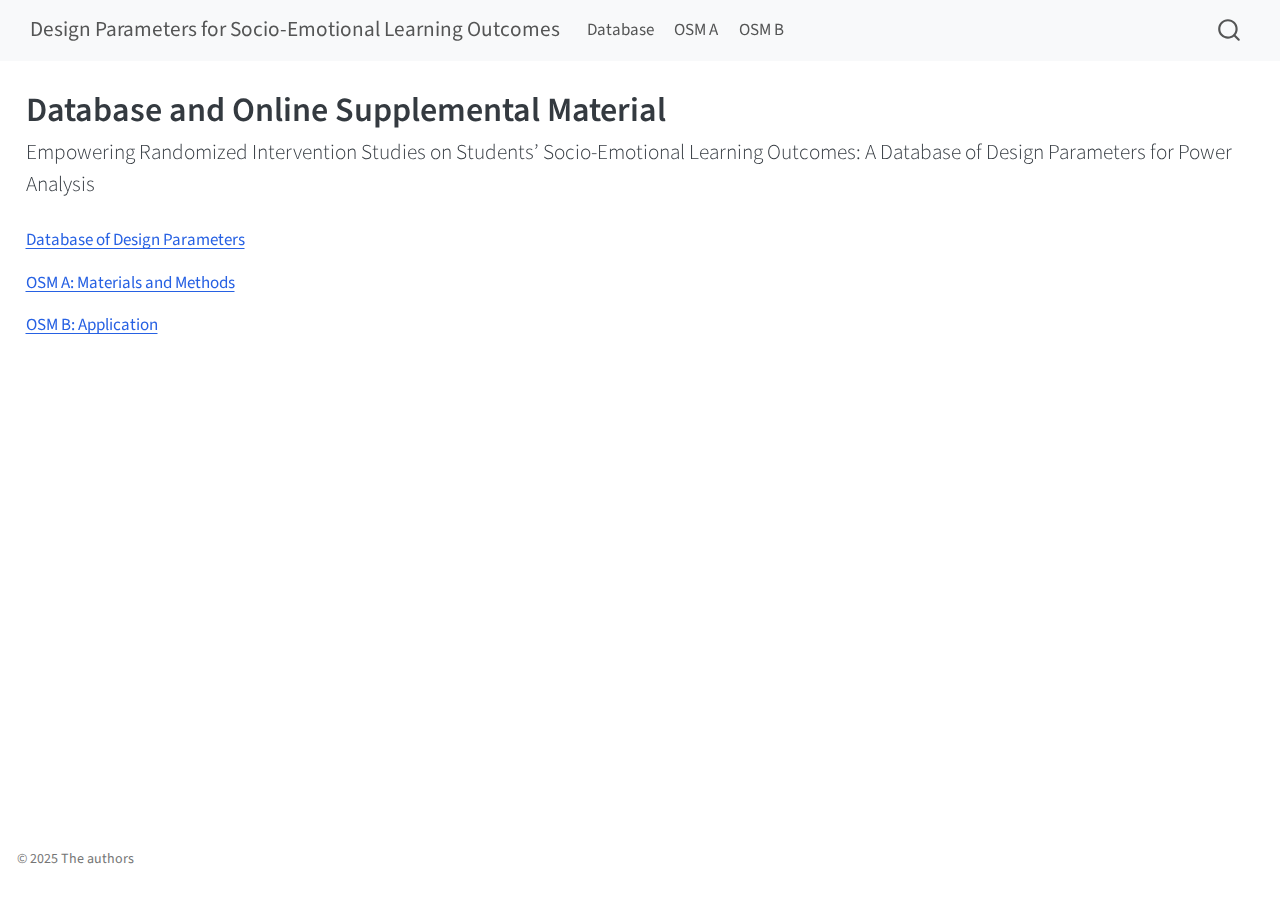
<file: docs/index.html>
<!DOCTYPE html>
<html xmlns="http://www.w3.org/1999/xhtml" lang="en" xml:lang="en"><head>

<meta charset="utf-8">
<meta name="generator" content="quarto-1.7.32">

<meta name="viewport" content="width=device-width, initial-scale=1.0, user-scalable=yes">


<title>Database and Online Supplemental Material – Design Parameters for Socio-Emotional Learning Outcomes</title>
<style>
code{white-space: pre-wrap;}
span.smallcaps{font-variant: small-caps;}
div.columns{display: flex; gap: min(4vw, 1.5em);}
div.column{flex: auto; overflow-x: auto;}
div.hanging-indent{margin-left: 1.5em; text-indent: -1.5em;}
ul.task-list{list-style: none;}
ul.task-list li input[type="checkbox"] {
  width: 0.8em;
  margin: 0 0.8em 0.2em -1em; /* quarto-specific, see https://github.com/quarto-dev/quarto-cli/issues/4556 */ 
  vertical-align: middle;
}
</style>


<script src="site_libs/quarto-nav/quarto-nav.js"></script>
<script src="site_libs/quarto-nav/headroom.min.js"></script>
<script src="site_libs/clipboard/clipboard.min.js"></script>
<script src="site_libs/quarto-search/autocomplete.umd.js"></script>
<script src="site_libs/quarto-search/fuse.min.js"></script>
<script src="site_libs/quarto-search/quarto-search.js"></script>
<meta name="quarto:offset" content="./">
<script src="site_libs/quarto-html/quarto.js" type="module"></script>
<script src="site_libs/quarto-html/tabsets/tabsets.js" type="module"></script>
<script src="site_libs/quarto-html/popper.min.js"></script>
<script src="site_libs/quarto-html/tippy.umd.min.js"></script>
<script src="site_libs/quarto-html/anchor.min.js"></script>
<link href="site_libs/quarto-html/tippy.css" rel="stylesheet">
<link href="site_libs/quarto-html/quarto-syntax-highlighting-236d90495073fb2ac8939117e3e83141.css" rel="stylesheet" id="quarto-text-highlighting-styles">
<script src="site_libs/bootstrap/bootstrap.min.js"></script>
<link href="site_libs/bootstrap/bootstrap-icons.css" rel="stylesheet">
<link href="site_libs/bootstrap/bootstrap-ae2662010c741bff434d3395619113e2.min.css" rel="stylesheet" append-hash="true" id="quarto-bootstrap" data-mode="light">
<script id="quarto-search-options" type="application/json">{
  "location": "navbar",
  "copy-button": false,
  "collapse-after": 3,
  "panel-placement": "end",
  "type": "overlay",
  "limit": 50,
  "keyboard-shortcut": [
    "f",
    "/",
    "s"
  ],
  "show-item-context": false,
  "language": {
    "search-no-results-text": "No results",
    "search-matching-documents-text": "matching documents",
    "search-copy-link-title": "Copy link to search",
    "search-hide-matches-text": "Hide additional matches",
    "search-more-match-text": "more match in this document",
    "search-more-matches-text": "more matches in this document",
    "search-clear-button-title": "Clear",
    "search-text-placeholder": "",
    "search-detached-cancel-button-title": "Cancel",
    "search-submit-button-title": "Submit",
    "search-label": "Search"
  }
}</script>


<link rel="stylesheet" href="styles.css">
</head>

<body class="nav-fixed quarto-light">

<div id="quarto-search-results"></div>
  <header id="quarto-header" class="headroom fixed-top">
    <nav class="navbar navbar-expand-lg " data-bs-theme="dark">
      <div class="navbar-container container-fluid">
      <div class="navbar-brand-container mx-auto">
    <a class="navbar-brand" href="./index.html">
    <span class="navbar-title">Design Parameters for Socio-Emotional Learning Outcomes</span>
    </a>
  </div>
            <div id="quarto-search" class="" title="Search"></div>
          <button class="navbar-toggler" type="button" data-bs-toggle="collapse" data-bs-target="#navbarCollapse" aria-controls="navbarCollapse" role="menu" aria-expanded="false" aria-label="Toggle navigation" onclick="if (window.quartoToggleHeadroom) { window.quartoToggleHeadroom(); }">
  <span class="navbar-toggler-icon"></span>
</button>
          <div class="collapse navbar-collapse" id="navbarCollapse">
            <ul class="navbar-nav navbar-nav-scroll me-auto">
  <li class="nav-item">
    <a class="nav-link" href="./dp/index.html"> 
<span class="menu-text">Database</span></a>
  </li>  
  <li class="nav-item">
    <a class="nav-link" href="./osm_a/index.html"> 
<span class="menu-text">OSM A</span></a>
  </li>  
  <li class="nav-item">
    <a class="nav-link" href="./osm_b/index.html"> 
<span class="menu-text">OSM B</span></a>
  </li>  
</ul>
          </div> <!-- /navcollapse -->
            <div class="quarto-navbar-tools">
</div>
      </div> <!-- /container-fluid -->
    </nav>
</header>
<!-- content -->
<div id="quarto-content" class="quarto-container page-columns page-rows-contents page-layout-full page-navbar">
<!-- sidebar -->
<!-- margin-sidebar -->
    <div id="quarto-margin-sidebar" class="sidebar margin-sidebar zindex-bottom">
        
    </div>
<!-- main -->
<main class="content column-page" id="quarto-document-content">

<header id="title-block-header" class="quarto-title-block default">
<div class="quarto-title">
<h1 class="title">Database and Online Supplemental Material</h1>
<p class="subtitle lead">Empowering Randomized Intervention Studies on Students’ Socio-Emotional Learning Outcomes: A Database of Design Parameters for Power Analysis</p>
</div>



<div class="quarto-title-meta column-page">

    
  
    
  </div>
  


</header>


<p><a href="./dp/index.html">Database of Design Parameters</a></p>
<p><a href="./osm_a/index.html">OSM A: Materials and Methods</a></p>
<p><a href="./osm_b/index.html">OSM B: Application</a></p>



</main> <!-- /main -->
<script id="quarto-html-after-body" type="application/javascript">
  window.document.addEventListener("DOMContentLoaded", function (event) {
    const icon = "";
    const anchorJS = new window.AnchorJS();
    anchorJS.options = {
      placement: 'right',
      icon: icon
    };
    anchorJS.add('.anchored');
    const isCodeAnnotation = (el) => {
      for (const clz of el.classList) {
        if (clz.startsWith('code-annotation-')) {                     
          return true;
        }
      }
      return false;
    }
    const onCopySuccess = function(e) {
      // button target
      const button = e.trigger;
      // don't keep focus
      button.blur();
      // flash "checked"
      button.classList.add('code-copy-button-checked');
      var currentTitle = button.getAttribute("title");
      button.setAttribute("title", "Copied!");
      let tooltip;
      if (window.bootstrap) {
        button.setAttribute("data-bs-toggle", "tooltip");
        button.setAttribute("data-bs-placement", "left");
        button.setAttribute("data-bs-title", "Copied!");
        tooltip = new bootstrap.Tooltip(button, 
          { trigger: "manual", 
            customClass: "code-copy-button-tooltip",
            offset: [0, -8]});
        tooltip.show();    
      }
      setTimeout(function() {
        if (tooltip) {
          tooltip.hide();
          button.removeAttribute("data-bs-title");
          button.removeAttribute("data-bs-toggle");
          button.removeAttribute("data-bs-placement");
        }
        button.setAttribute("title", currentTitle);
        button.classList.remove('code-copy-button-checked');
      }, 1000);
      // clear code selection
      e.clearSelection();
    }
    const getTextToCopy = function(trigger) {
        const codeEl = trigger.previousElementSibling.cloneNode(true);
        for (const childEl of codeEl.children) {
          if (isCodeAnnotation(childEl)) {
            childEl.remove();
          }
        }
        return codeEl.innerText;
    }
    const clipboard = new window.ClipboardJS('.code-copy-button:not([data-in-quarto-modal])', {
      text: getTextToCopy
    });
    clipboard.on('success', onCopySuccess);
    if (window.document.getElementById('quarto-embedded-source-code-modal')) {
      const clipboardModal = new window.ClipboardJS('.code-copy-button[data-in-quarto-modal]', {
        text: getTextToCopy,
        container: window.document.getElementById('quarto-embedded-source-code-modal')
      });
      clipboardModal.on('success', onCopySuccess);
    }
      var localhostRegex = new RegExp(/^(?:http|https):\/\/localhost\:?[0-9]*\//);
      var mailtoRegex = new RegExp(/^mailto:/);
        var filterRegex = new RegExp('/' + window.location.host + '/');
      var isInternal = (href) => {
          return filterRegex.test(href) || localhostRegex.test(href) || mailtoRegex.test(href);
      }
      // Inspect non-navigation links and adorn them if external
     var links = window.document.querySelectorAll('a[href]:not(.nav-link):not(.navbar-brand):not(.toc-action):not(.sidebar-link):not(.sidebar-item-toggle):not(.pagination-link):not(.no-external):not([aria-hidden]):not(.dropdown-item):not(.quarto-navigation-tool):not(.about-link)');
      for (var i=0; i<links.length; i++) {
        const link = links[i];
        if (!isInternal(link.href)) {
          // undo the damage that might have been done by quarto-nav.js in the case of
          // links that we want to consider external
          if (link.dataset.originalHref !== undefined) {
            link.href = link.dataset.originalHref;
          }
        }
      }
    function tippyHover(el, contentFn, onTriggerFn, onUntriggerFn) {
      const config = {
        allowHTML: true,
        maxWidth: 500,
        delay: 100,
        arrow: false,
        appendTo: function(el) {
            return el.parentElement;
        },
        interactive: true,
        interactiveBorder: 10,
        theme: 'quarto',
        placement: 'bottom-start',
      };
      if (contentFn) {
        config.content = contentFn;
      }
      if (onTriggerFn) {
        config.onTrigger = onTriggerFn;
      }
      if (onUntriggerFn) {
        config.onUntrigger = onUntriggerFn;
      }
      window.tippy(el, config); 
    }
    const noterefs = window.document.querySelectorAll('a[role="doc-noteref"]');
    for (var i=0; i<noterefs.length; i++) {
      const ref = noterefs[i];
      tippyHover(ref, function() {
        // use id or data attribute instead here
        let href = ref.getAttribute('data-footnote-href') || ref.getAttribute('href');
        try { href = new URL(href).hash; } catch {}
        const id = href.replace(/^#\/?/, "");
        const note = window.document.getElementById(id);
        if (note) {
          return note.innerHTML;
        } else {
          return "";
        }
      });
    }
    const xrefs = window.document.querySelectorAll('a.quarto-xref');
    const processXRef = (id, note) => {
      // Strip column container classes
      const stripColumnClz = (el) => {
        el.classList.remove("page-full", "page-columns");
        if (el.children) {
          for (const child of el.children) {
            stripColumnClz(child);
          }
        }
      }
      stripColumnClz(note)
      if (id === null || id.startsWith('sec-')) {
        // Special case sections, only their first couple elements
        const container = document.createElement("div");
        if (note.children && note.children.length > 2) {
          container.appendChild(note.children[0].cloneNode(true));
          for (let i = 1; i < note.children.length; i++) {
            const child = note.children[i];
            if (child.tagName === "P" && child.innerText === "") {
              continue;
            } else {
              container.appendChild(child.cloneNode(true));
              break;
            }
          }
          if (window.Quarto?.typesetMath) {
            window.Quarto.typesetMath(container);
          }
          return container.innerHTML
        } else {
          if (window.Quarto?.typesetMath) {
            window.Quarto.typesetMath(note);
          }
          return note.innerHTML;
        }
      } else {
        // Remove any anchor links if they are present
        const anchorLink = note.querySelector('a.anchorjs-link');
        if (anchorLink) {
          anchorLink.remove();
        }
        if (window.Quarto?.typesetMath) {
          window.Quarto.typesetMath(note);
        }
        if (note.classList.contains("callout")) {
          return note.outerHTML;
        } else {
          return note.innerHTML;
        }
      }
    }
    for (var i=0; i<xrefs.length; i++) {
      const xref = xrefs[i];
      tippyHover(xref, undefined, function(instance) {
        instance.disable();
        let url = xref.getAttribute('href');
        let hash = undefined; 
        if (url.startsWith('#')) {
          hash = url;
        } else {
          try { hash = new URL(url).hash; } catch {}
        }
        if (hash) {
          const id = hash.replace(/^#\/?/, "");
          const note = window.document.getElementById(id);
          if (note !== null) {
            try {
              const html = processXRef(id, note.cloneNode(true));
              instance.setContent(html);
            } finally {
              instance.enable();
              instance.show();
            }
          } else {
            // See if we can fetch this
            fetch(url.split('#')[0])
            .then(res => res.text())
            .then(html => {
              const parser = new DOMParser();
              const htmlDoc = parser.parseFromString(html, "text/html");
              const note = htmlDoc.getElementById(id);
              if (note !== null) {
                const html = processXRef(id, note);
                instance.setContent(html);
              } 
            }).finally(() => {
              instance.enable();
              instance.show();
            });
          }
        } else {
          // See if we can fetch a full url (with no hash to target)
          // This is a special case and we should probably do some content thinning / targeting
          fetch(url)
          .then(res => res.text())
          .then(html => {
            const parser = new DOMParser();
            const htmlDoc = parser.parseFromString(html, "text/html");
            const note = htmlDoc.querySelector('main.content');
            if (note !== null) {
              // This should only happen for chapter cross references
              // (since there is no id in the URL)
              // remove the first header
              if (note.children.length > 0 && note.children[0].tagName === "HEADER") {
                note.children[0].remove();
              }
              const html = processXRef(null, note);
              instance.setContent(html);
            } 
          }).finally(() => {
            instance.enable();
            instance.show();
          });
        }
      }, function(instance) {
      });
    }
        let selectedAnnoteEl;
        const selectorForAnnotation = ( cell, annotation) => {
          let cellAttr = 'data-code-cell="' + cell + '"';
          let lineAttr = 'data-code-annotation="' +  annotation + '"';
          const selector = 'span[' + cellAttr + '][' + lineAttr + ']';
          return selector;
        }
        const selectCodeLines = (annoteEl) => {
          const doc = window.document;
          const targetCell = annoteEl.getAttribute("data-target-cell");
          const targetAnnotation = annoteEl.getAttribute("data-target-annotation");
          const annoteSpan = window.document.querySelector(selectorForAnnotation(targetCell, targetAnnotation));
          const lines = annoteSpan.getAttribute("data-code-lines").split(",");
          const lineIds = lines.map((line) => {
            return targetCell + "-" + line;
          })
          let top = null;
          let height = null;
          let parent = null;
          if (lineIds.length > 0) {
              //compute the position of the single el (top and bottom and make a div)
              const el = window.document.getElementById(lineIds[0]);
              top = el.offsetTop;
              height = el.offsetHeight;
              parent = el.parentElement.parentElement;
            if (lineIds.length > 1) {
              const lastEl = window.document.getElementById(lineIds[lineIds.length - 1]);
              const bottom = lastEl.offsetTop + lastEl.offsetHeight;
              height = bottom - top;
            }
            if (top !== null && height !== null && parent !== null) {
              // cook up a div (if necessary) and position it 
              let div = window.document.getElementById("code-annotation-line-highlight");
              if (div === null) {
                div = window.document.createElement("div");
                div.setAttribute("id", "code-annotation-line-highlight");
                div.style.position = 'absolute';
                parent.appendChild(div);
              }
              div.style.top = top - 2 + "px";
              div.style.height = height + 4 + "px";
              div.style.left = 0;
              let gutterDiv = window.document.getElementById("code-annotation-line-highlight-gutter");
              if (gutterDiv === null) {
                gutterDiv = window.document.createElement("div");
                gutterDiv.setAttribute("id", "code-annotation-line-highlight-gutter");
                gutterDiv.style.position = 'absolute';
                const codeCell = window.document.getElementById(targetCell);
                const gutter = codeCell.querySelector('.code-annotation-gutter');
                gutter.appendChild(gutterDiv);
              }
              gutterDiv.style.top = top - 2 + "px";
              gutterDiv.style.height = height + 4 + "px";
            }
            selectedAnnoteEl = annoteEl;
          }
        };
        const unselectCodeLines = () => {
          const elementsIds = ["code-annotation-line-highlight", "code-annotation-line-highlight-gutter"];
          elementsIds.forEach((elId) => {
            const div = window.document.getElementById(elId);
            if (div) {
              div.remove();
            }
          });
          selectedAnnoteEl = undefined;
        };
          // Handle positioning of the toggle
      window.addEventListener(
        "resize",
        throttle(() => {
          elRect = undefined;
          if (selectedAnnoteEl) {
            selectCodeLines(selectedAnnoteEl);
          }
        }, 10)
      );
      function throttle(fn, ms) {
      let throttle = false;
      let timer;
        return (...args) => {
          if(!throttle) { // first call gets through
              fn.apply(this, args);
              throttle = true;
          } else { // all the others get throttled
              if(timer) clearTimeout(timer); // cancel #2
              timer = setTimeout(() => {
                fn.apply(this, args);
                timer = throttle = false;
              }, ms);
          }
        };
      }
        // Attach click handler to the DT
        const annoteDls = window.document.querySelectorAll('dt[data-target-cell]');
        for (const annoteDlNode of annoteDls) {
          annoteDlNode.addEventListener('click', (event) => {
            const clickedEl = event.target;
            if (clickedEl !== selectedAnnoteEl) {
              unselectCodeLines();
              const activeEl = window.document.querySelector('dt[data-target-cell].code-annotation-active');
              if (activeEl) {
                activeEl.classList.remove('code-annotation-active');
              }
              selectCodeLines(clickedEl);
              clickedEl.classList.add('code-annotation-active');
            } else {
              // Unselect the line
              unselectCodeLines();
              clickedEl.classList.remove('code-annotation-active');
            }
          });
        }
    const findCites = (el) => {
      const parentEl = el.parentElement;
      if (parentEl) {
        const cites = parentEl.dataset.cites;
        if (cites) {
          return {
            el,
            cites: cites.split(' ')
          };
        } else {
          return findCites(el.parentElement)
        }
      } else {
        return undefined;
      }
    };
    var bibliorefs = window.document.querySelectorAll('a[role="doc-biblioref"]');
    for (var i=0; i<bibliorefs.length; i++) {
      const ref = bibliorefs[i];
      const citeInfo = findCites(ref);
      if (citeInfo) {
        tippyHover(citeInfo.el, function() {
          var popup = window.document.createElement('div');
          citeInfo.cites.forEach(function(cite) {
            var citeDiv = window.document.createElement('div');
            citeDiv.classList.add('hanging-indent');
            citeDiv.classList.add('csl-entry');
            var biblioDiv = window.document.getElementById('ref-' + cite);
            if (biblioDiv) {
              citeDiv.innerHTML = biblioDiv.innerHTML;
            }
            popup.appendChild(citeDiv);
          });
          return popup.innerHTML;
        });
      }
    }
  });
  </script>
</div> <!-- /content -->
<footer class="footer">
  <div class="nav-footer">
    <div class="nav-footer-left">
<p>© 2025 The authors</p>
</div>   
    <div class="nav-footer-center">
      &nbsp;
    </div>
    <div class="nav-footer-right">
      &nbsp;
    </div>
  </div>
</footer>




</body></html>
</file>
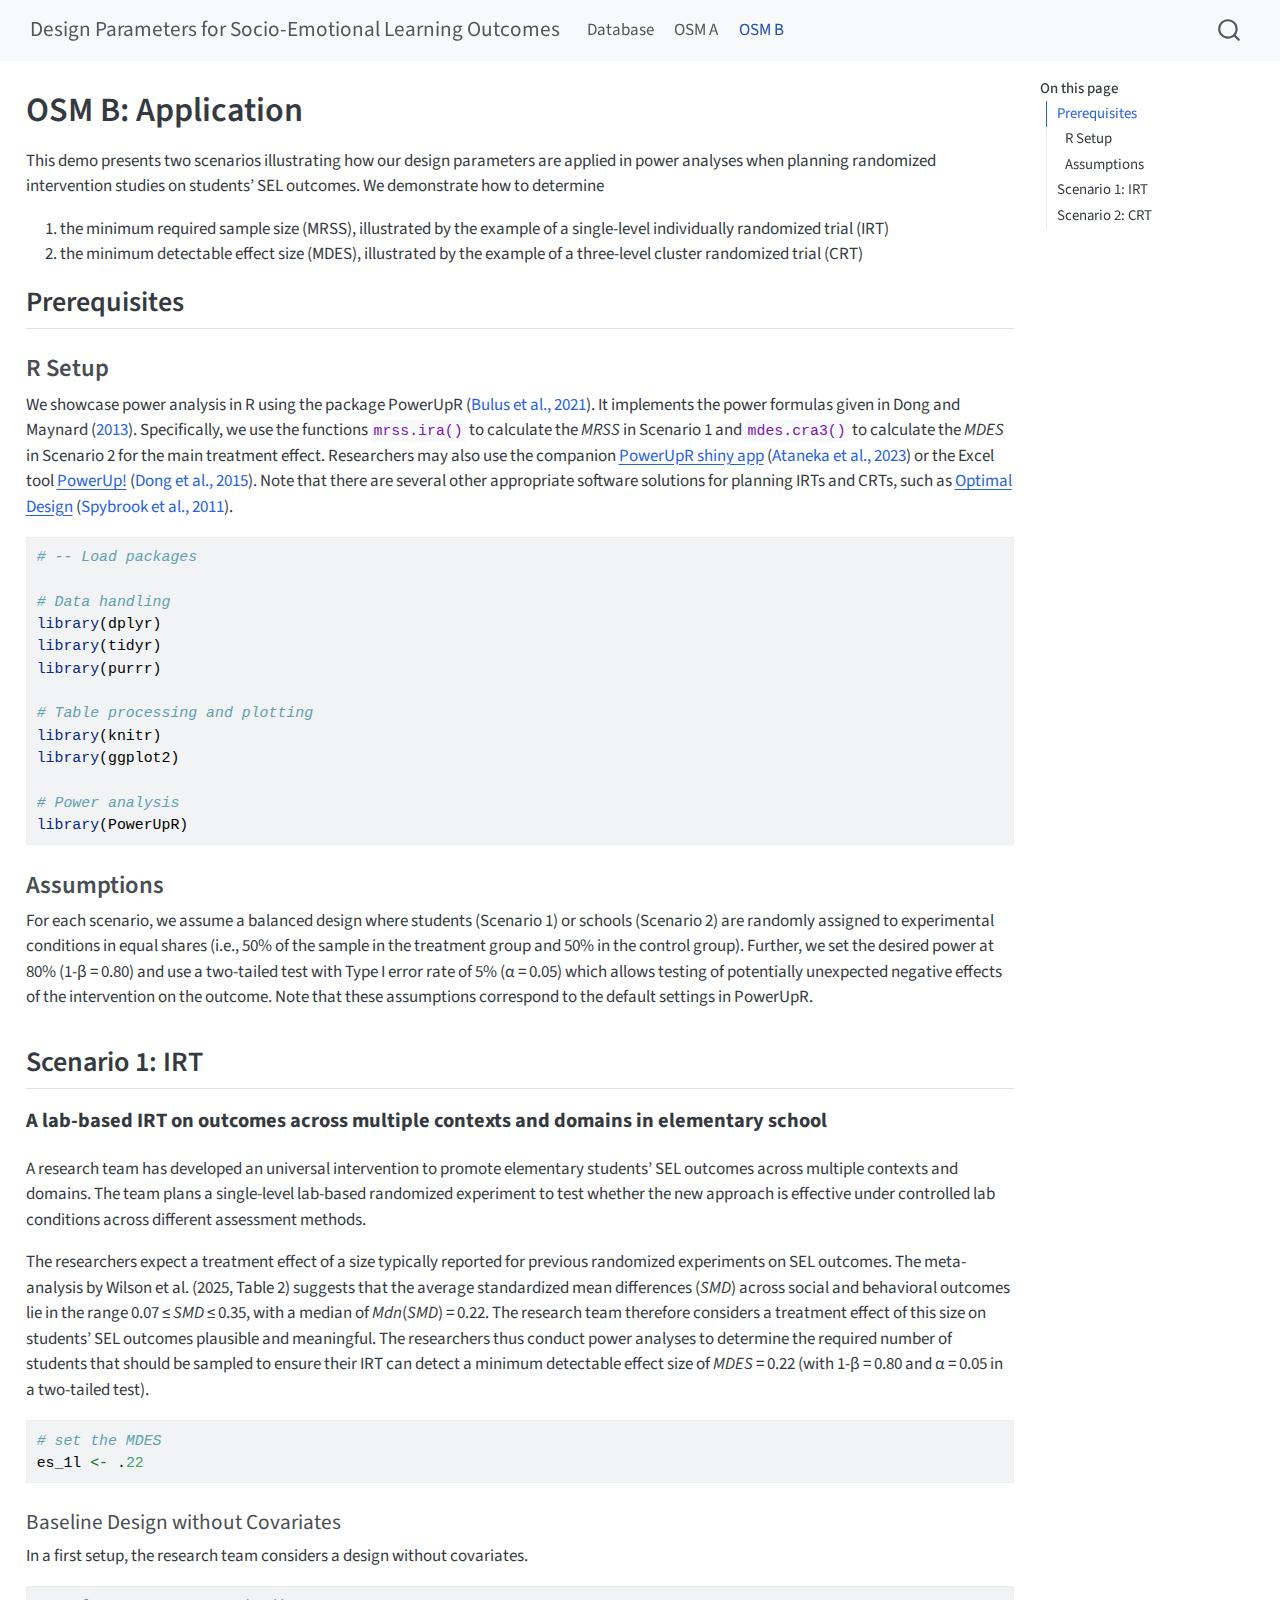
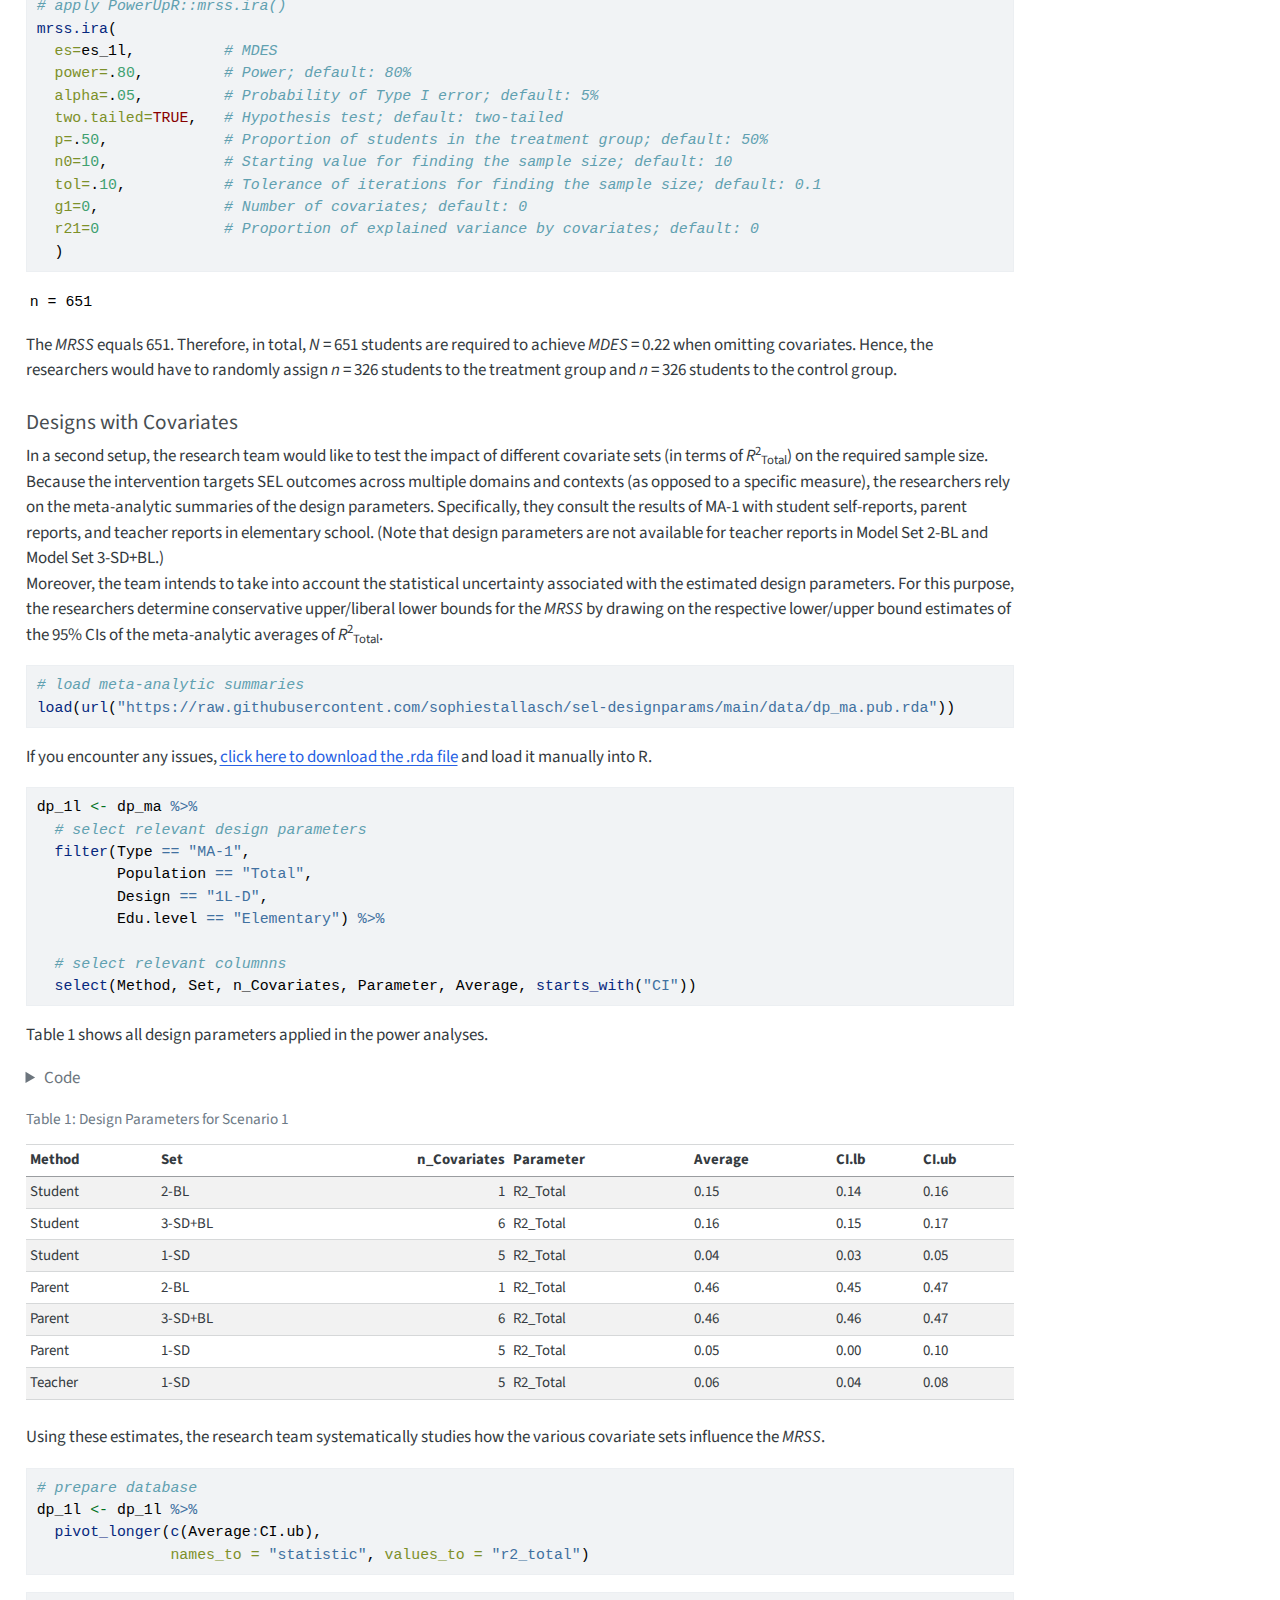
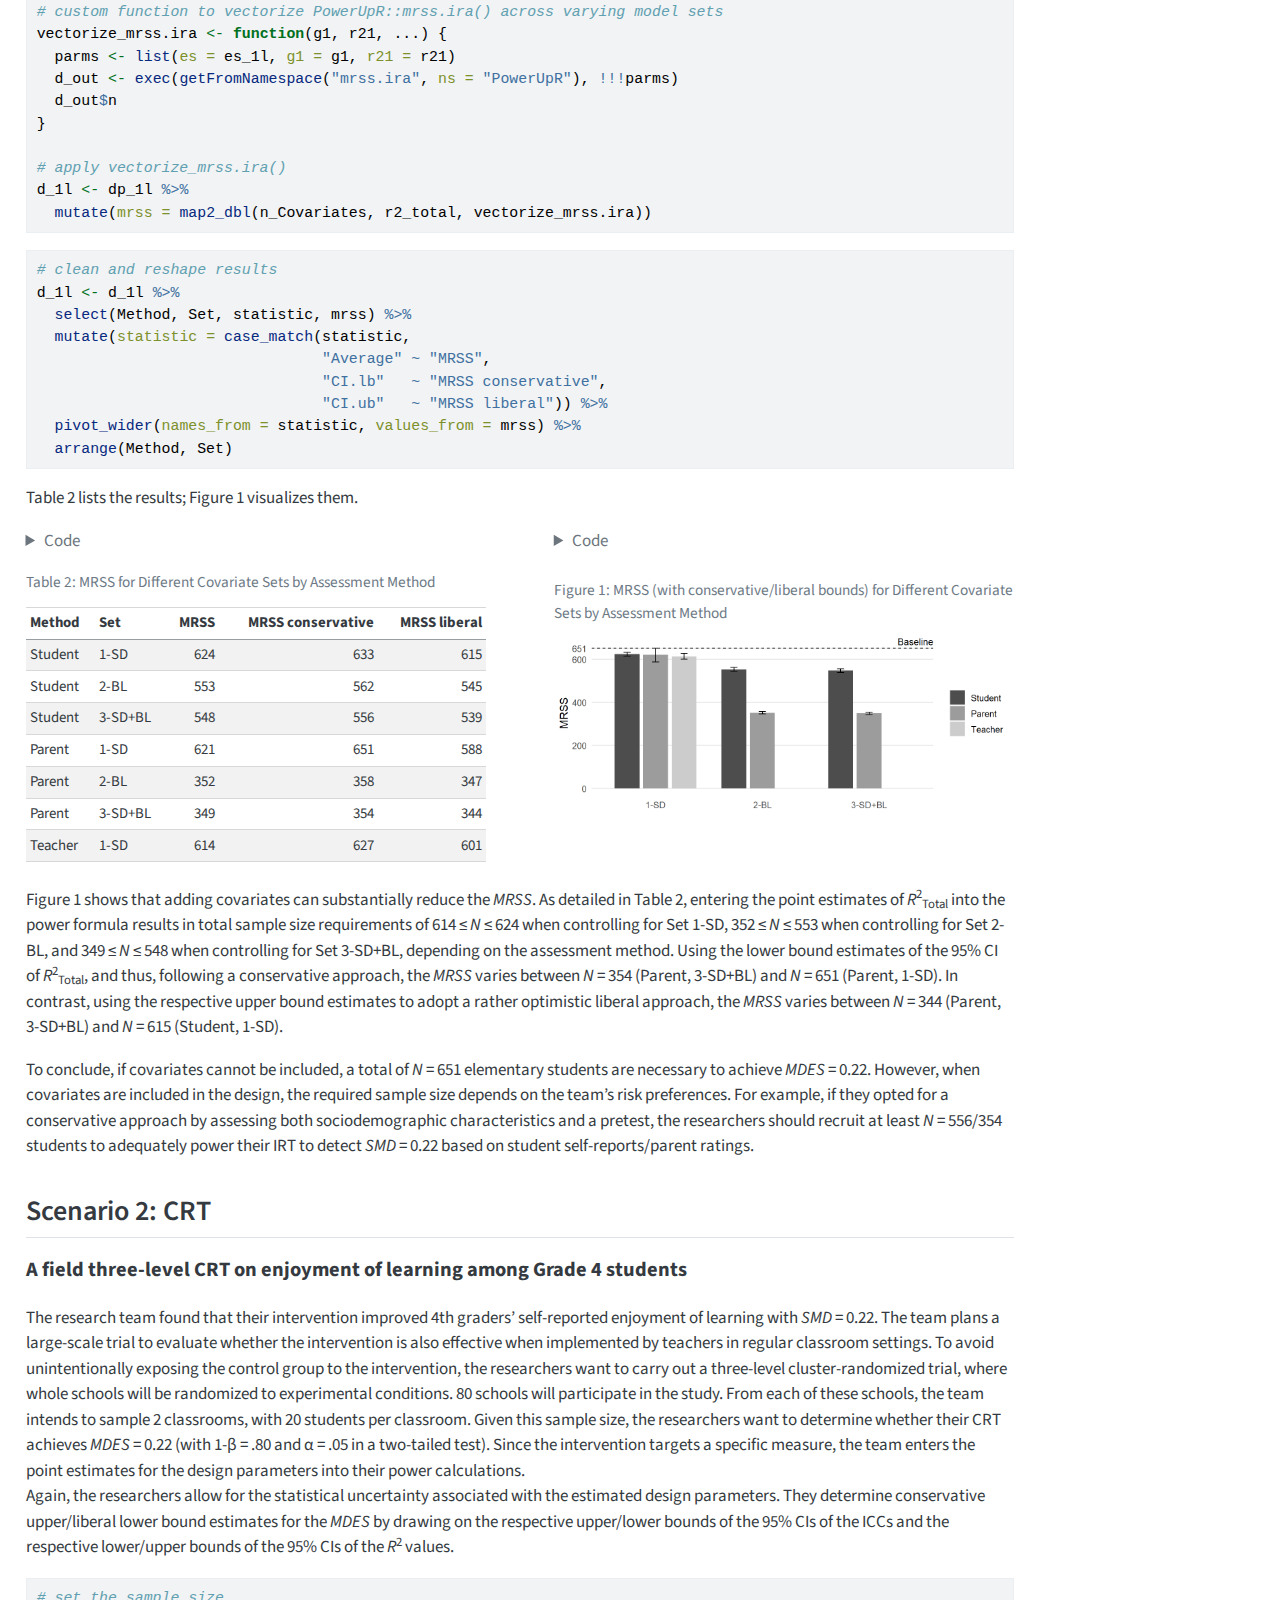
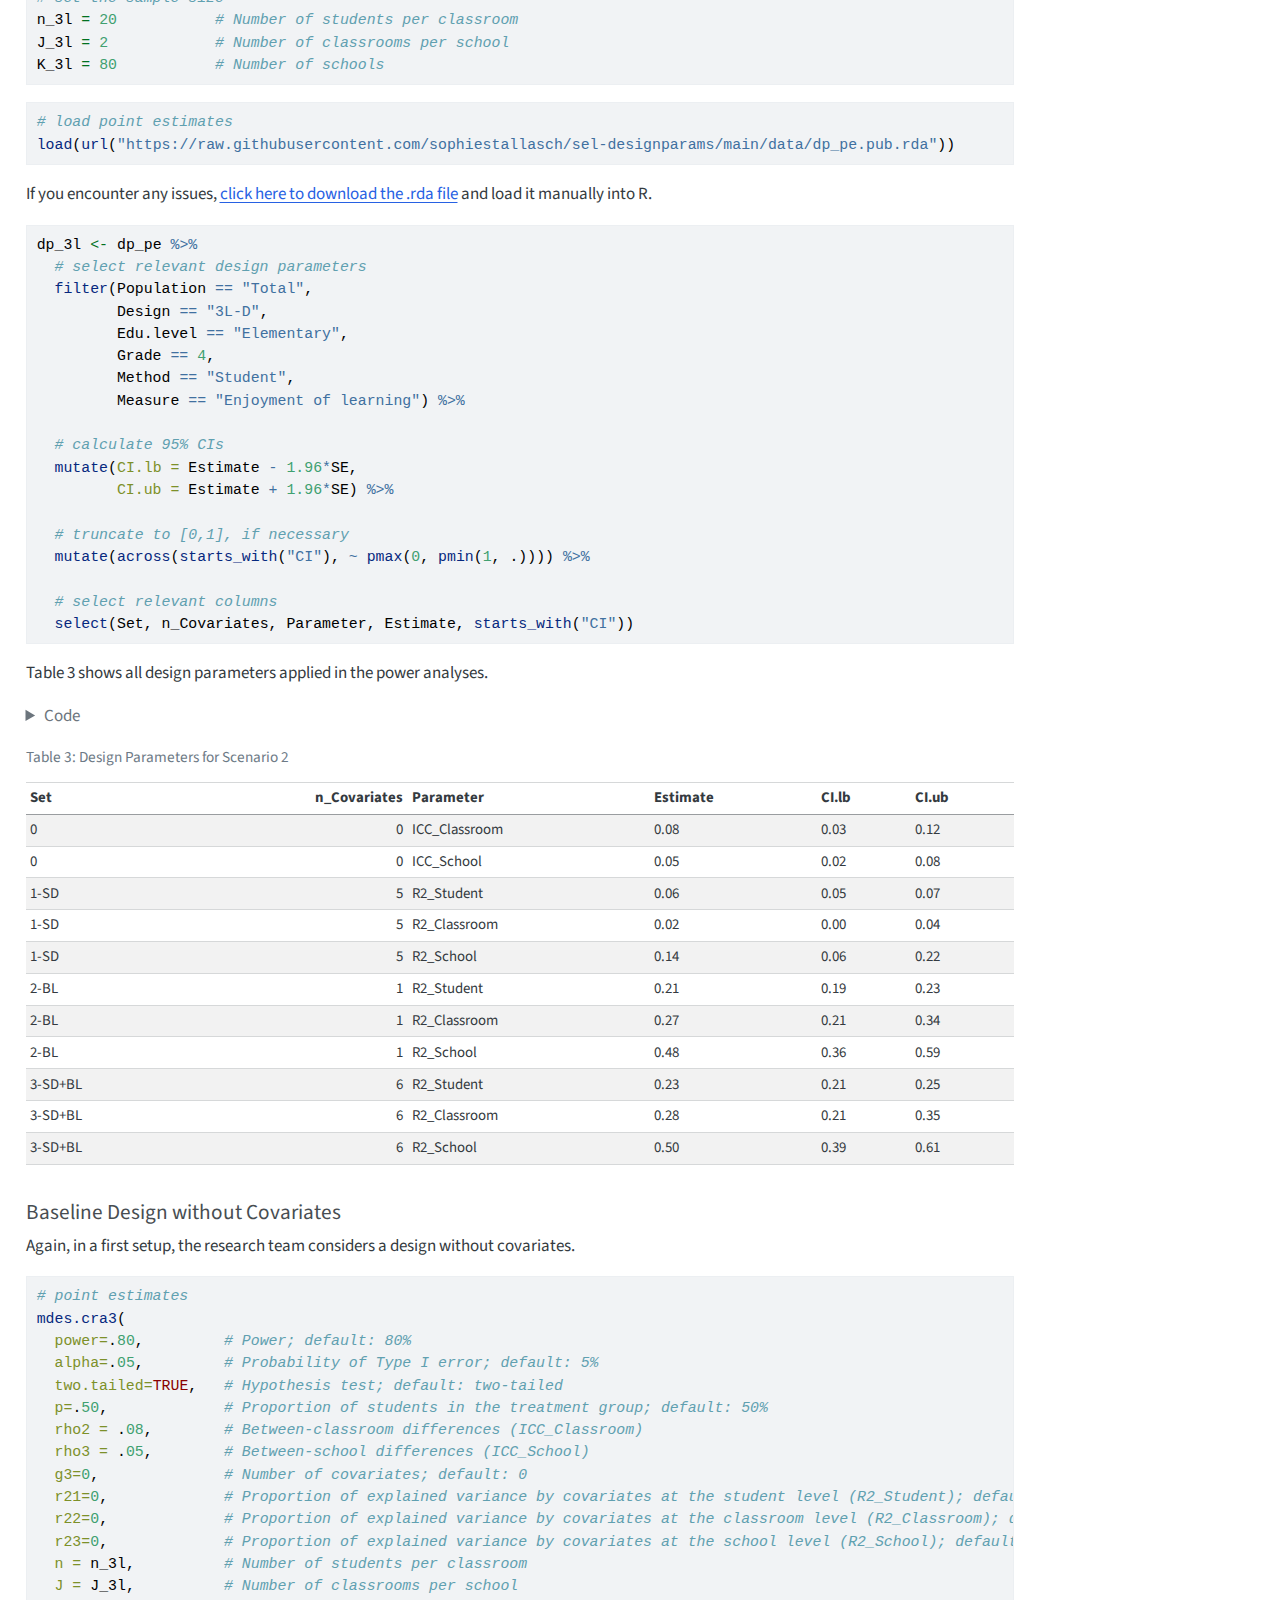
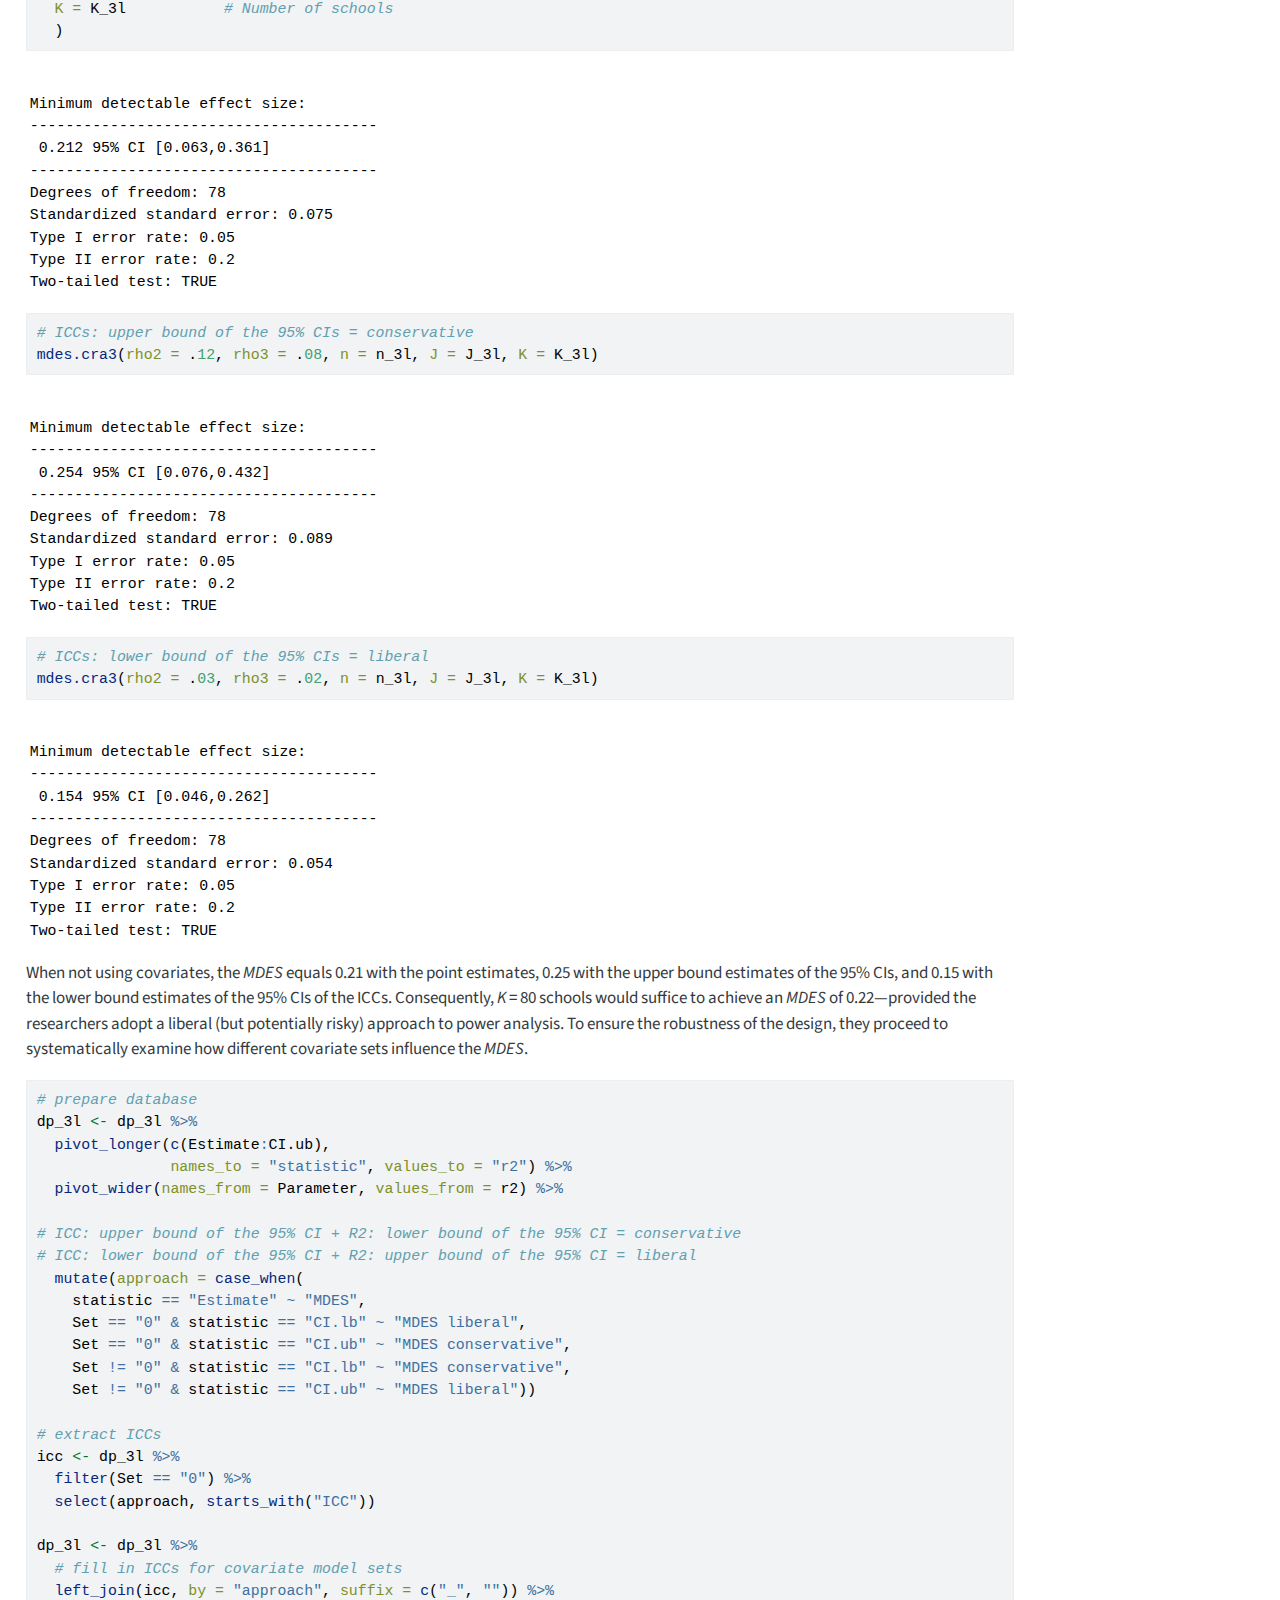
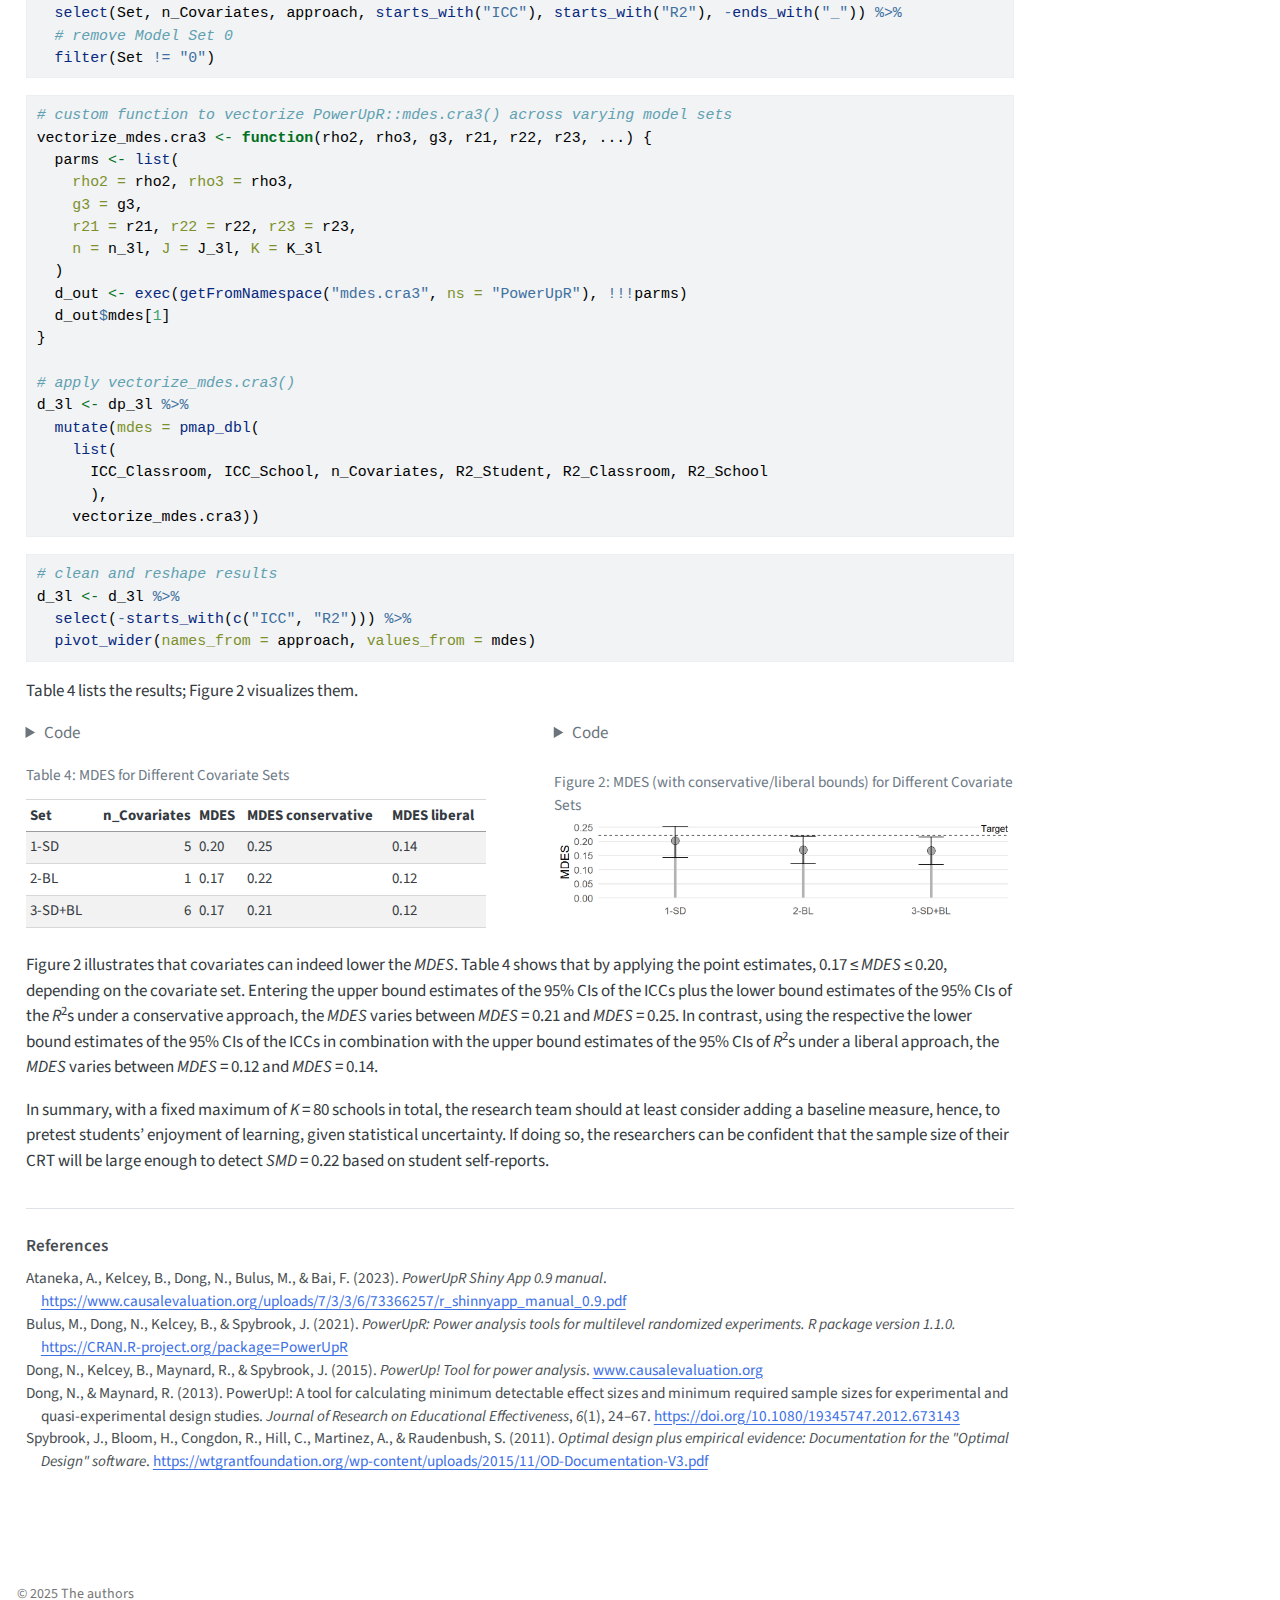
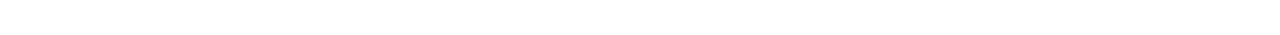
<file: docs/osm_b/index.html>
<!DOCTYPE html>
<html xmlns="http://www.w3.org/1999/xhtml" lang="en" xml:lang="en"><head>

<meta charset="utf-8">
<meta name="generator" content="quarto-1.7.32">

<meta name="viewport" content="width=device-width, initial-scale=1.0, user-scalable=yes">


<title>OSM B: Application – Design Parameters for Socio-Emotional Learning Outcomes</title>
<style>
code{white-space: pre-wrap;}
span.smallcaps{font-variant: small-caps;}
div.columns{display: flex; gap: min(4vw, 1.5em);}
div.column{flex: auto; overflow-x: auto;}
div.hanging-indent{margin-left: 1.5em; text-indent: -1.5em;}
ul.task-list{list-style: none;}
ul.task-list li input[type="checkbox"] {
  width: 0.8em;
  margin: 0 0.8em 0.2em -1em; /* quarto-specific, see https://github.com/quarto-dev/quarto-cli/issues/4556 */ 
  vertical-align: middle;
}
/* CSS for syntax highlighting */
html { -webkit-text-size-adjust: 100%; }
pre > code.sourceCode { white-space: pre; position: relative; }
pre > code.sourceCode > span { display: inline-block; line-height: 1.25; }
pre > code.sourceCode > span:empty { height: 1.2em; }
.sourceCode { overflow: visible; }
code.sourceCode > span { color: inherit; text-decoration: inherit; }
div.sourceCode { margin: 1em 0; }
pre.sourceCode { margin: 0; }
@media screen {
div.sourceCode { overflow: auto; }
}
@media print {
pre > code.sourceCode { white-space: pre-wrap; }
pre > code.sourceCode > span { text-indent: -5em; padding-left: 5em; }
}
pre.numberSource code
  { counter-reset: source-line 0; }
pre.numberSource code > span
  { position: relative; left: -4em; counter-increment: source-line; }
pre.numberSource code > span > a:first-child::before
  { content: counter(source-line);
    position: relative; left: -1em; text-align: right; vertical-align: baseline;
    border: none; display: inline-block;
    -webkit-touch-callout: none; -webkit-user-select: none;
    -khtml-user-select: none; -moz-user-select: none;
    -ms-user-select: none; user-select: none;
    padding: 0 4px; width: 4em;
  }
pre.numberSource { margin-left: 3em;  padding-left: 4px; }
div.sourceCode
  {   }
@media screen {
pre > code.sourceCode > span > a:first-child::before { text-decoration: underline; }
}
/* CSS for citations */
div.csl-bib-body { }
div.csl-entry {
  clear: both;
  margin-bottom: 0em;
}
.hanging-indent div.csl-entry {
  margin-left:2em;
  text-indent:-2em;
}
div.csl-left-margin {
  min-width:2em;
  float:left;
}
div.csl-right-inline {
  margin-left:2em;
  padding-left:1em;
}
div.csl-indent {
  margin-left: 2em;
}</style>


<script src="../site_libs/quarto-nav/quarto-nav.js"></script>
<script src="../site_libs/quarto-nav/headroom.min.js"></script>
<script src="../site_libs/clipboard/clipboard.min.js"></script>
<script src="../site_libs/quarto-search/autocomplete.umd.js"></script>
<script src="../site_libs/quarto-search/fuse.min.js"></script>
<script src="../site_libs/quarto-search/quarto-search.js"></script>
<meta name="quarto:offset" content="../">
<script src="../site_libs/quarto-html/quarto.js" type="module"></script>
<script src="../site_libs/quarto-html/tabsets/tabsets.js" type="module"></script>
<script src="../site_libs/quarto-html/popper.min.js"></script>
<script src="../site_libs/quarto-html/tippy.umd.min.js"></script>
<script src="../site_libs/quarto-html/anchor.min.js"></script>
<link href="../site_libs/quarto-html/tippy.css" rel="stylesheet">
<link href="../site_libs/quarto-html/quarto-syntax-highlighting-236d90495073fb2ac8939117e3e83141.css" rel="stylesheet" id="quarto-text-highlighting-styles">
<script src="../site_libs/bootstrap/bootstrap.min.js"></script>
<link href="../site_libs/bootstrap/bootstrap-icons.css" rel="stylesheet">
<link href="../site_libs/bootstrap/bootstrap-ae2662010c741bff434d3395619113e2.min.css" rel="stylesheet" append-hash="true" id="quarto-bootstrap" data-mode="light">
<script id="quarto-search-options" type="application/json">{
  "location": "navbar",
  "copy-button": false,
  "collapse-after": 3,
  "panel-placement": "end",
  "type": "overlay",
  "limit": 50,
  "keyboard-shortcut": [
    "f",
    "/",
    "s"
  ],
  "show-item-context": false,
  "language": {
    "search-no-results-text": "No results",
    "search-matching-documents-text": "matching documents",
    "search-copy-link-title": "Copy link to search",
    "search-hide-matches-text": "Hide additional matches",
    "search-more-match-text": "more match in this document",
    "search-more-matches-text": "more matches in this document",
    "search-clear-button-title": "Clear",
    "search-text-placeholder": "",
    "search-detached-cancel-button-title": "Cancel",
    "search-submit-button-title": "Submit",
    "search-label": "Search"
  }
}</script>


<link rel="stylesheet" href="../styles.css">
</head>

<body class="nav-fixed quarto-light">

<div id="quarto-search-results"></div>
  <header id="quarto-header" class="headroom fixed-top">
    <nav class="navbar navbar-expand-lg " data-bs-theme="dark">
      <div class="navbar-container container-fluid">
      <div class="navbar-brand-container mx-auto">
    <a class="navbar-brand" href="../index.html">
    <span class="navbar-title">Design Parameters for Socio-Emotional Learning Outcomes</span>
    </a>
  </div>
            <div id="quarto-search" class="" title="Search"></div>
          <button class="navbar-toggler" type="button" data-bs-toggle="collapse" data-bs-target="#navbarCollapse" aria-controls="navbarCollapse" role="menu" aria-expanded="false" aria-label="Toggle navigation" onclick="if (window.quartoToggleHeadroom) { window.quartoToggleHeadroom(); }">
  <span class="navbar-toggler-icon"></span>
</button>
          <div class="collapse navbar-collapse" id="navbarCollapse">
            <ul class="navbar-nav navbar-nav-scroll me-auto">
  <li class="nav-item">
    <a class="nav-link" href="../dp/index.html"> 
<span class="menu-text">Database</span></a>
  </li>  
  <li class="nav-item">
    <a class="nav-link" href="../osm_a/index.html"> 
<span class="menu-text">OSM A</span></a>
  </li>  
  <li class="nav-item">
    <a class="nav-link active" href="../osm_b/index.html" aria-current="page"> 
<span class="menu-text">OSM B</span></a>
  </li>  
</ul>
          </div> <!-- /navcollapse -->
            <div class="quarto-navbar-tools">
</div>
      </div> <!-- /container-fluid -->
    </nav>
</header>
<!-- content -->
<div id="quarto-content" class="quarto-container page-columns page-rows-contents page-layout-full page-navbar">
<!-- sidebar -->
<!-- margin-sidebar -->
    <div id="quarto-margin-sidebar" class="sidebar margin-sidebar">
        <nav id="TOC" role="doc-toc" class="toc-active">
    <h2 id="toc-title">On this page</h2>
   
  <ul>
  <li><a href="#prerequisites" id="toc-prerequisites" class="nav-link active" data-scroll-target="#prerequisites">Prerequisites</a>
  <ul class="collapse">
  <li><a href="#r-setup" id="toc-r-setup" class="nav-link" data-scroll-target="#r-setup">R Setup</a></li>
  <li><a href="#assumptions" id="toc-assumptions" class="nav-link" data-scroll-target="#assumptions">Assumptions</a></li>
  </ul></li>
  <li><a href="#scenario-1-irt" id="toc-scenario-1-irt" class="nav-link" data-scroll-target="#scenario-1-irt">Scenario 1: IRT</a></li>
  <li><a href="#scenario-2-crt" id="toc-scenario-2-crt" class="nav-link" data-scroll-target="#scenario-2-crt">Scenario 2: CRT</a></li>
  </ul>
</nav>
    </div>
<!-- main -->
<main class="content column-page-left" id="quarto-document-content">

<header id="title-block-header" class="quarto-title-block default">
<div class="quarto-title">
<h1 class="title">OSM B: Application</h1>
</div>



<div class="quarto-title-meta column-page-left">

    
  
    
  </div>
  


</header>


<p>This demo presents two scenarios illustrating how our design parameters are applied in power analyses when planning randomized intervention studies on students’ SEL outcomes. We demonstrate how to determine</p>
<ol type="1">
<li>the minimum required sample size (MRSS), illustrated by the example of a single-level individually randomized trial (IRT)</li>
<li>the minimum detectable effect size (MDES), illustrated by the example of a three-level cluster randomized trial (CRT)</li>
</ol>
<section id="prerequisites" class="level2">
<h2 class="anchored" data-anchor-id="prerequisites">Prerequisites</h2>
<section id="r-setup" class="level3">
<h3 class="anchored" data-anchor-id="r-setup">R Setup</h3>
<p>We showcase power analysis in R using the package PowerUpR <span class="citation" data-cites="bulusPowerUpRPowerAnalysis2021">(<a href="#ref-bulusPowerUpRPowerAnalysis2021" role="doc-biblioref">Bulus et al., 2021</a>)</span>. It implements the power formulas given in Dong and Maynard <span class="citation" data-cites="dongPowerUpToolCalculating2013">(<a href="#ref-dongPowerUpToolCalculating2013" role="doc-biblioref">2013</a>)</span>. Specifically, we use the functions <code>mrss.ira()</code> to calculate the <em>MRSS</em> in Scenario 1 and <code>mdes.cra3()</code> to calculate the <em>MDES</em> in Scenario 2 for the main treatment effect. Researchers may also use the companion <a href="https://powerupr.shinyapps.io/index/">PowerUpR shiny app</a> <span class="citation" data-cites="atanekaPowerUpRShinyApp2023">(<a href="#ref-atanekaPowerUpRShinyApp2023" role="doc-biblioref">Ataneka et al., 2023</a>)</span> or the Excel tool <a href="https://www.causalevaluation.org/power-analysis.html">PowerUp!</a> <span class="citation" data-cites="dongPowerUpToolPower2015">(<a href="#ref-dongPowerUpToolPower2015" role="doc-biblioref">Dong et al., 2015</a>)</span>. Note that there are several other appropriate software solutions for planning IRTs and CRTs, such as <a href="https://wtgrantfoundation.org/optimal-design-with-empirical-information-od">Optimal Design</a> <span class="citation" data-cites="spybrookOptimalDesignEmpirical2011">(<a href="#ref-spybrookOptimalDesignEmpirical2011" role="doc-biblioref">Spybrook et al., 2011</a>)</span>.</p>
<div class="cell">
<div class="sourceCode cell-code" id="cb1"><pre class="sourceCode r code-with-copy"><code class="sourceCode r"><span id="cb1-1"><a href="#cb1-1" aria-hidden="true" tabindex="-1"></a><span class="co"># -- Load packages</span></span>
<span id="cb1-2"><a href="#cb1-2" aria-hidden="true" tabindex="-1"></a></span>
<span id="cb1-3"><a href="#cb1-3" aria-hidden="true" tabindex="-1"></a><span class="co"># Data handling</span></span>
<span id="cb1-4"><a href="#cb1-4" aria-hidden="true" tabindex="-1"></a><span class="fu">library</span>(dplyr)</span>
<span id="cb1-5"><a href="#cb1-5" aria-hidden="true" tabindex="-1"></a><span class="fu">library</span>(tidyr)</span>
<span id="cb1-6"><a href="#cb1-6" aria-hidden="true" tabindex="-1"></a><span class="fu">library</span>(purrr)</span>
<span id="cb1-7"><a href="#cb1-7" aria-hidden="true" tabindex="-1"></a></span>
<span id="cb1-8"><a href="#cb1-8" aria-hidden="true" tabindex="-1"></a><span class="co"># Table processing and plotting</span></span>
<span id="cb1-9"><a href="#cb1-9" aria-hidden="true" tabindex="-1"></a><span class="fu">library</span>(knitr)</span>
<span id="cb1-10"><a href="#cb1-10" aria-hidden="true" tabindex="-1"></a><span class="fu">library</span>(ggplot2)</span>
<span id="cb1-11"><a href="#cb1-11" aria-hidden="true" tabindex="-1"></a></span>
<span id="cb1-12"><a href="#cb1-12" aria-hidden="true" tabindex="-1"></a><span class="co"># Power analysis </span></span>
<span id="cb1-13"><a href="#cb1-13" aria-hidden="true" tabindex="-1"></a><span class="fu">library</span>(PowerUpR)</span></code><button title="Copy to Clipboard" class="code-copy-button"><i class="bi"></i></button></pre></div>
</div>
</section>
<section id="assumptions" class="level3">
<h3 class="anchored" data-anchor-id="assumptions">Assumptions</h3>
<p>For each scenario, we assume a balanced design where students (Scenario 1) or schools (Scenario 2) are randomly assigned to experimental conditions in equal shares (i.e., 50% of the sample in the treatment group and 50% in the control group). Further, we set the desired power at 80% (1-β = 0.80) and use a two-tailed test with Type I error rate of 5% (α = 0.05) which allows testing of potentially unexpected negative effects of the intervention on the outcome. Note that these assumptions correspond to the default settings in PowerUpR.</p>
</section>
</section>
<section id="scenario-1-irt" class="level2">
<h2 class="anchored" data-anchor-id="scenario-1-irt">Scenario 1: IRT</h2>
<div class="scenario-subtitle">
<p>A lab-based IRT on outcomes across multiple contexts and domains in elementary school</p>
</div>
<p>A research team has developed an universal intervention to promote elementary students’ SEL outcomes across multiple contexts and domains. The team plans a single-level lab-based randomized experiment to test whether the new approach is effective under controlled lab conditions across different assessment methods.</p>
<p>The researchers expect a treatment effect of a size typically reported for previous randomized experiments on SEL outcomes. The meta-analysis by Wilson et al.&nbsp;(2025, Table 2) suggests that the average standardized mean differences (<em>SMD</em>) across social and behavioral outcomes lie in the range 0.07 ≤ <em>SMD</em> ≤ 0.35, with a median of <em>Mdn</em>(<em>SMD</em>) = 0.22. The research team therefore considers a treatment effect of this size on students’ SEL outcomes plausible and meaningful. The researchers thus conduct power analyses to determine the required number of students that should be sampled to ensure their IRT can detect a minimum detectable effect size of <em>MDES</em> = 0.22 (with 1-β = 0.80 and α = 0.05 in a two-tailed test).</p>
<div class="cell">
<div class="sourceCode cell-code" id="cb2"><pre class="sourceCode r code-with-copy"><code class="sourceCode r"><span id="cb2-1"><a href="#cb2-1" aria-hidden="true" tabindex="-1"></a><span class="co"># set the MDES</span></span>
<span id="cb2-2"><a href="#cb2-2" aria-hidden="true" tabindex="-1"></a>es_1l <span class="ot">&lt;-</span> .<span class="dv">22</span></span></code><button title="Copy to Clipboard" class="code-copy-button"><i class="bi"></i></button></pre></div>
</div>
<section id="baseline-design-without-covariates" class="level4">
<h4 class="anchored" data-anchor-id="baseline-design-without-covariates">Baseline Design without Covariates</h4>
<p>In a first setup, the research team considers a design without covariates.</p>
<div class="cell">
<div class="sourceCode cell-code" id="cb3"><pre class="sourceCode r code-with-copy"><code class="sourceCode r"><span id="cb3-1"><a href="#cb3-1" aria-hidden="true" tabindex="-1"></a><span class="co"># apply PowerUpR::mrss.ira()</span></span>
<span id="cb3-2"><a href="#cb3-2" aria-hidden="true" tabindex="-1"></a><span class="fu">mrss.ira</span>(</span>
<span id="cb3-3"><a href="#cb3-3" aria-hidden="true" tabindex="-1"></a>  <span class="at">es=</span>es_1l,          <span class="co"># MDES</span></span>
<span id="cb3-4"><a href="#cb3-4" aria-hidden="true" tabindex="-1"></a>  <span class="at">power=</span>.<span class="dv">80</span>,         <span class="co"># Power; default: 80%</span></span>
<span id="cb3-5"><a href="#cb3-5" aria-hidden="true" tabindex="-1"></a>  <span class="at">alpha=</span>.<span class="dv">05</span>,         <span class="co"># Probability of Type I error; default: 5% </span></span>
<span id="cb3-6"><a href="#cb3-6" aria-hidden="true" tabindex="-1"></a>  <span class="at">two.tailed=</span><span class="cn">TRUE</span>,   <span class="co"># Hypothesis test; default: two-tailed</span></span>
<span id="cb3-7"><a href="#cb3-7" aria-hidden="true" tabindex="-1"></a>  <span class="at">p=</span>.<span class="dv">50</span>,             <span class="co"># Proportion of students in the treatment group; default: 50%</span></span>
<span id="cb3-8"><a href="#cb3-8" aria-hidden="true" tabindex="-1"></a>  <span class="at">n0=</span><span class="dv">10</span>,             <span class="co"># Starting value for finding the sample size; default: 10</span></span>
<span id="cb3-9"><a href="#cb3-9" aria-hidden="true" tabindex="-1"></a>  <span class="at">tol=</span>.<span class="dv">10</span>,           <span class="co"># Tolerance of iterations for finding the sample size; default: 0.1</span></span>
<span id="cb3-10"><a href="#cb3-10" aria-hidden="true" tabindex="-1"></a>  <span class="at">g1=</span><span class="dv">0</span>,              <span class="co"># Number of covariates; default: 0</span></span>
<span id="cb3-11"><a href="#cb3-11" aria-hidden="true" tabindex="-1"></a>  <span class="at">r21=</span><span class="dv">0</span>              <span class="co"># Proportion of explained variance by covariates; default: 0</span></span>
<span id="cb3-12"><a href="#cb3-12" aria-hidden="true" tabindex="-1"></a>  )</span></code><button title="Copy to Clipboard" class="code-copy-button"><i class="bi"></i></button></pre></div>
<div class="cell-output cell-output-stdout">
<pre><code>n = 651 </code></pre>
</div>
</div>
<p>The <em>MRSS</em> equals 651. Therefore, in total, <em>N</em> = 651 students are required to achieve <em>MDES</em> = 0.22 when omitting covariates. Hence, the researchers would have to randomly assign <em>n</em> = 326 students to the treatment group and <em>n</em> = 326 students to the control group.</p>
</section>
<section id="designs-with-covariates" class="level4">
<h4 class="anchored" data-anchor-id="designs-with-covariates">Designs with Covariates</h4>
<p>In a second setup, the research team would like to test the impact of different covariate sets (in terms of <em>R</em><sup>2</sup><sub>Total</sub>) on the required sample size. Because the intervention targets SEL outcomes across multiple domains and contexts (as opposed to a specific measure), the researchers rely on the meta-analytic summaries of the design parameters. Specifically, they consult the results of MA-1 with student self-reports, parent reports, and teacher reports in elementary school. (Note that design parameters are not available for teacher reports in Model Set 2-BL and Model Set 3-SD+BL.)<br>
Moreover, the team intends to take into account the statistical uncertainty associated with the estimated design parameters. For this purpose, the researchers determine conservative upper/liberal lower bounds for the <em>MRSS</em> by drawing on the respective lower/upper bound estimates of the 95% CIs of the meta-analytic averages of <em>R</em><sup>2</sup><sub>Total</sub>.</p>
<div class="cell">
<div class="sourceCode cell-code" id="cb5"><pre class="sourceCode r code-with-copy"><code class="sourceCode r"><span id="cb5-1"><a href="#cb5-1" aria-hidden="true" tabindex="-1"></a><span class="co"># load meta-analytic summaries</span></span>
<span id="cb5-2"><a href="#cb5-2" aria-hidden="true" tabindex="-1"></a><span class="fu">load</span>(<span class="fu">url</span>(<span class="st">"https://raw.githubusercontent.com/sophiestallasch/sel-designparams/main/data/dp_ma.pub.rda"</span>))</span></code><button title="Copy to Clipboard" class="code-copy-button"><i class="bi"></i></button></pre></div>
</div>
<p>If you encounter any issues, <a href="https://github.com/sophiestallasch/sel-designparams/raw/main/data/dp_ma.pub.rda">click here to download the .rda file</a> and load it manually into R.</p>
<div class="cell">
<div class="sourceCode cell-code" id="cb6"><pre class="sourceCode r code-with-copy"><code class="sourceCode r"><span id="cb6-1"><a href="#cb6-1" aria-hidden="true" tabindex="-1"></a>dp_1l <span class="ot">&lt;-</span> dp_ma <span class="sc">%&gt;%</span> </span>
<span id="cb6-2"><a href="#cb6-2" aria-hidden="true" tabindex="-1"></a>  <span class="co"># select relevant design parameters</span></span>
<span id="cb6-3"><a href="#cb6-3" aria-hidden="true" tabindex="-1"></a>  <span class="fu">filter</span>(Type <span class="sc">==</span> <span class="st">"MA-1"</span>, </span>
<span id="cb6-4"><a href="#cb6-4" aria-hidden="true" tabindex="-1"></a>         Population <span class="sc">==</span> <span class="st">"Total"</span>,</span>
<span id="cb6-5"><a href="#cb6-5" aria-hidden="true" tabindex="-1"></a>         Design <span class="sc">==</span> <span class="st">"1L-D"</span>,</span>
<span id="cb6-6"><a href="#cb6-6" aria-hidden="true" tabindex="-1"></a>         Edu.level <span class="sc">==</span> <span class="st">"Elementary"</span>) <span class="sc">%&gt;%</span> </span>
<span id="cb6-7"><a href="#cb6-7" aria-hidden="true" tabindex="-1"></a>  </span>
<span id="cb6-8"><a href="#cb6-8" aria-hidden="true" tabindex="-1"></a>  <span class="co"># select relevant columnns</span></span>
<span id="cb6-9"><a href="#cb6-9" aria-hidden="true" tabindex="-1"></a>  <span class="fu">select</span>(Method, Set, n_Covariates, Parameter, Average, <span class="fu">starts_with</span>(<span class="st">"CI"</span>))</span></code><button title="Copy to Clipboard" class="code-copy-button"><i class="bi"></i></button></pre></div>
</div>
<p>Table 1 shows all design parameters applied in the power analyses.</p>
<div class="cell">
<details class="code-fold">
<summary>Code</summary>
<div class="sourceCode cell-code" id="cb7"><pre class="sourceCode r code-with-copy"><code class="sourceCode r"><span id="cb7-1"><a href="#cb7-1" aria-hidden="true" tabindex="-1"></a><span class="co"># inspect selected design parameters</span></span>
<span id="cb7-2"><a href="#cb7-2" aria-hidden="true" tabindex="-1"></a><span class="fu">kable</span>(dp_1l <span class="sc">%&gt;%</span> </span>
<span id="cb7-3"><a href="#cb7-3" aria-hidden="true" tabindex="-1"></a>        <span class="fu">mutate</span>(<span class="fu">across</span>(<span class="fu">c</span>(Average<span class="sc">:</span>CI.ub), <span class="sc">~</span><span class="fu">sprintf</span>(<span class="st">"%.2f"</span>, .))))</span></code><button title="Copy to Clipboard" class="code-copy-button"><i class="bi"></i></button></pre></div>
</details>
<div id="tbl-dp_1l" class="cell quarto-float quarto-figure quarto-figure-center anchored">
<figure class="quarto-float quarto-float-tbl figure">
<figcaption class="quarto-float-caption-top quarto-float-caption quarto-float-tbl" id="tbl-dp_1l-caption-0ceaefa1-69ba-4598-a22c-09a6ac19f8ca">
Table&nbsp;1: Design Parameters for Scenario 1
</figcaption>
<div aria-describedby="tbl-dp_1l-caption-0ceaefa1-69ba-4598-a22c-09a6ac19f8ca">
<div class="cell-output-display">
<table class="do-not-create-environment cell caption-top table table-sm table-striped small">
<thead>
<tr class="header">
<th style="text-align: left;">Method</th>
<th style="text-align: left;">Set</th>
<th style="text-align: right;">n_Covariates</th>
<th style="text-align: left;">Parameter</th>
<th style="text-align: left;">Average</th>
<th style="text-align: left;">CI.lb</th>
<th style="text-align: left;">CI.ub</th>
</tr>
</thead>
<tbody>
<tr class="odd">
<td style="text-align: left;">Student</td>
<td style="text-align: left;">2-BL</td>
<td style="text-align: right;">1</td>
<td style="text-align: left;">R2_Total</td>
<td style="text-align: left;">0.15</td>
<td style="text-align: left;">0.14</td>
<td style="text-align: left;">0.16</td>
</tr>
<tr class="even">
<td style="text-align: left;">Student</td>
<td style="text-align: left;">3-SD+BL</td>
<td style="text-align: right;">6</td>
<td style="text-align: left;">R2_Total</td>
<td style="text-align: left;">0.16</td>
<td style="text-align: left;">0.15</td>
<td style="text-align: left;">0.17</td>
</tr>
<tr class="odd">
<td style="text-align: left;">Student</td>
<td style="text-align: left;">1-SD</td>
<td style="text-align: right;">5</td>
<td style="text-align: left;">R2_Total</td>
<td style="text-align: left;">0.04</td>
<td style="text-align: left;">0.03</td>
<td style="text-align: left;">0.05</td>
</tr>
<tr class="even">
<td style="text-align: left;">Parent</td>
<td style="text-align: left;">2-BL</td>
<td style="text-align: right;">1</td>
<td style="text-align: left;">R2_Total</td>
<td style="text-align: left;">0.46</td>
<td style="text-align: left;">0.45</td>
<td style="text-align: left;">0.47</td>
</tr>
<tr class="odd">
<td style="text-align: left;">Parent</td>
<td style="text-align: left;">3-SD+BL</td>
<td style="text-align: right;">6</td>
<td style="text-align: left;">R2_Total</td>
<td style="text-align: left;">0.46</td>
<td style="text-align: left;">0.46</td>
<td style="text-align: left;">0.47</td>
</tr>
<tr class="even">
<td style="text-align: left;">Parent</td>
<td style="text-align: left;">1-SD</td>
<td style="text-align: right;">5</td>
<td style="text-align: left;">R2_Total</td>
<td style="text-align: left;">0.05</td>
<td style="text-align: left;">0.00</td>
<td style="text-align: left;">0.10</td>
</tr>
<tr class="odd">
<td style="text-align: left;">Teacher</td>
<td style="text-align: left;">1-SD</td>
<td style="text-align: right;">5</td>
<td style="text-align: left;">R2_Total</td>
<td style="text-align: left;">0.06</td>
<td style="text-align: left;">0.04</td>
<td style="text-align: left;">0.08</td>
</tr>
</tbody>
</table>
</div>
</div>
</figure>
</div>
</div>
<p>Using these estimates, the research team systematically studies how the various covariate sets influence the <em>MRSS</em>.</p>
<div class="cell">
<div class="sourceCode cell-code" id="cb8"><pre class="sourceCode r code-with-copy"><code class="sourceCode r"><span id="cb8-1"><a href="#cb8-1" aria-hidden="true" tabindex="-1"></a><span class="co"># prepare database</span></span>
<span id="cb8-2"><a href="#cb8-2" aria-hidden="true" tabindex="-1"></a>dp_1l <span class="ot">&lt;-</span> dp_1l <span class="sc">%&gt;%</span> </span>
<span id="cb8-3"><a href="#cb8-3" aria-hidden="true" tabindex="-1"></a>  <span class="fu">pivot_longer</span>(<span class="fu">c</span>(Average<span class="sc">:</span>CI.ub), </span>
<span id="cb8-4"><a href="#cb8-4" aria-hidden="true" tabindex="-1"></a>               <span class="at">names_to =</span> <span class="st">"statistic"</span>, <span class="at">values_to =</span> <span class="st">"r2_total"</span>)</span></code><button title="Copy to Clipboard" class="code-copy-button"><i class="bi"></i></button></pre></div>
</div>
<div class="cell">
<div class="sourceCode cell-code" id="cb9"><pre class="sourceCode r code-with-copy"><code class="sourceCode r"><span id="cb9-1"><a href="#cb9-1" aria-hidden="true" tabindex="-1"></a><span class="co"># custom function to vectorize PowerUpR::mrss.ira() across varying model sets</span></span>
<span id="cb9-2"><a href="#cb9-2" aria-hidden="true" tabindex="-1"></a>vectorize_mrss.ira <span class="ot">&lt;-</span> <span class="cf">function</span>(g1, r21, ...) {</span>
<span id="cb9-3"><a href="#cb9-3" aria-hidden="true" tabindex="-1"></a>  parms <span class="ot">&lt;-</span> <span class="fu">list</span>(<span class="at">es =</span> es_1l, <span class="at">g1 =</span> g1, <span class="at">r21 =</span> r21)</span>
<span id="cb9-4"><a href="#cb9-4" aria-hidden="true" tabindex="-1"></a>  d_out <span class="ot">&lt;-</span> <span class="fu">exec</span>(<span class="fu">getFromNamespace</span>(<span class="st">"mrss.ira"</span>, <span class="at">ns =</span> <span class="st">"PowerUpR"</span>), <span class="sc">!!!</span>parms)</span>
<span id="cb9-5"><a href="#cb9-5" aria-hidden="true" tabindex="-1"></a>  d_out<span class="sc">$</span>n</span>
<span id="cb9-6"><a href="#cb9-6" aria-hidden="true" tabindex="-1"></a>}</span>
<span id="cb9-7"><a href="#cb9-7" aria-hidden="true" tabindex="-1"></a></span>
<span id="cb9-8"><a href="#cb9-8" aria-hidden="true" tabindex="-1"></a><span class="co"># apply vectorize_mrss.ira()</span></span>
<span id="cb9-9"><a href="#cb9-9" aria-hidden="true" tabindex="-1"></a>d_1l <span class="ot">&lt;-</span> dp_1l <span class="sc">%&gt;%</span> </span>
<span id="cb9-10"><a href="#cb9-10" aria-hidden="true" tabindex="-1"></a>  <span class="fu">mutate</span>(<span class="at">mrss =</span> <span class="fu">map2_dbl</span>(n_Covariates, r2_total, vectorize_mrss.ira))</span></code><button title="Copy to Clipboard" class="code-copy-button"><i class="bi"></i></button></pre></div>
</div>
<div class="cell">
<div class="sourceCode cell-code" id="cb10"><pre class="sourceCode r code-with-copy"><code class="sourceCode r"><span id="cb10-1"><a href="#cb10-1" aria-hidden="true" tabindex="-1"></a><span class="co"># clean and reshape results </span></span>
<span id="cb10-2"><a href="#cb10-2" aria-hidden="true" tabindex="-1"></a>d_1l <span class="ot">&lt;-</span> d_1l <span class="sc">%&gt;%</span> </span>
<span id="cb10-3"><a href="#cb10-3" aria-hidden="true" tabindex="-1"></a>  <span class="fu">select</span>(Method, Set, statistic, mrss) <span class="sc">%&gt;%</span> </span>
<span id="cb10-4"><a href="#cb10-4" aria-hidden="true" tabindex="-1"></a>  <span class="fu">mutate</span>(<span class="at">statistic =</span> <span class="fu">case_match</span>(statistic,</span>
<span id="cb10-5"><a href="#cb10-5" aria-hidden="true" tabindex="-1"></a>                                <span class="st">"Average"</span> <span class="sc">~</span> <span class="st">"MRSS"</span>,</span>
<span id="cb10-6"><a href="#cb10-6" aria-hidden="true" tabindex="-1"></a>                                <span class="st">"CI.lb"</span>   <span class="sc">~</span> <span class="st">"MRSS conservative"</span>,</span>
<span id="cb10-7"><a href="#cb10-7" aria-hidden="true" tabindex="-1"></a>                                <span class="st">"CI.ub"</span>   <span class="sc">~</span> <span class="st">"MRSS liberal"</span>)) <span class="sc">%&gt;%</span></span>
<span id="cb10-8"><a href="#cb10-8" aria-hidden="true" tabindex="-1"></a>  <span class="fu">pivot_wider</span>(<span class="at">names_from =</span> statistic, <span class="at">values_from =</span> mrss) <span class="sc">%&gt;%</span> </span>
<span id="cb10-9"><a href="#cb10-9" aria-hidden="true" tabindex="-1"></a>  <span class="fu">arrange</span>(Method, Set)</span></code><button title="Copy to Clipboard" class="code-copy-button"><i class="bi"></i></button></pre></div>
</div>
<p>Table 2 lists the results; Figure 1 visualizes them.</p>
<div class="grid" style="gap: 4rem;">
<div class="g-col-6">
<div class="cell">
<details class="code-fold">
<summary>Code</summary>
<div class="sourceCode cell-code" id="cb11"><pre class="sourceCode r code-with-copy"><code class="sourceCode r"><span id="cb11-1"><a href="#cb11-1" aria-hidden="true" tabindex="-1"></a><span class="co"># show results</span></span>
<span id="cb11-2"><a href="#cb11-2" aria-hidden="true" tabindex="-1"></a><span class="fu">kable</span>(d_1l)</span></code><button title="Copy to Clipboard" class="code-copy-button"><i class="bi"></i></button></pre></div>
</details>
<div id="tbl-d_1l" class="cell quarto-float quarto-figure quarto-figure-center anchored">
<figure class="quarto-float quarto-float-tbl figure">
<figcaption class="quarto-float-caption-top quarto-float-caption quarto-float-tbl" id="tbl-d_1l-caption-0ceaefa1-69ba-4598-a22c-09a6ac19f8ca">
Table&nbsp;2: MRSS for Different Covariate Sets by Assessment Method
</figcaption>
<div aria-describedby="tbl-d_1l-caption-0ceaefa1-69ba-4598-a22c-09a6ac19f8ca">
<div class="cell-output-display">
<table class="do-not-create-environment cell caption-top table table-sm table-striped small">
<thead>
<tr class="header">
<th style="text-align: left;">Method</th>
<th style="text-align: left;">Set</th>
<th style="text-align: right;">MRSS</th>
<th style="text-align: right;">MRSS conservative</th>
<th style="text-align: right;">MRSS liberal</th>
</tr>
</thead>
<tbody>
<tr class="odd">
<td style="text-align: left;">Student</td>
<td style="text-align: left;">1-SD</td>
<td style="text-align: right;">624</td>
<td style="text-align: right;">633</td>
<td style="text-align: right;">615</td>
</tr>
<tr class="even">
<td style="text-align: left;">Student</td>
<td style="text-align: left;">2-BL</td>
<td style="text-align: right;">553</td>
<td style="text-align: right;">562</td>
<td style="text-align: right;">545</td>
</tr>
<tr class="odd">
<td style="text-align: left;">Student</td>
<td style="text-align: left;">3-SD+BL</td>
<td style="text-align: right;">548</td>
<td style="text-align: right;">556</td>
<td style="text-align: right;">539</td>
</tr>
<tr class="even">
<td style="text-align: left;">Parent</td>
<td style="text-align: left;">1-SD</td>
<td style="text-align: right;">621</td>
<td style="text-align: right;">651</td>
<td style="text-align: right;">588</td>
</tr>
<tr class="odd">
<td style="text-align: left;">Parent</td>
<td style="text-align: left;">2-BL</td>
<td style="text-align: right;">352</td>
<td style="text-align: right;">358</td>
<td style="text-align: right;">347</td>
</tr>
<tr class="even">
<td style="text-align: left;">Parent</td>
<td style="text-align: left;">3-SD+BL</td>
<td style="text-align: right;">349</td>
<td style="text-align: right;">354</td>
<td style="text-align: right;">344</td>
</tr>
<tr class="odd">
<td style="text-align: left;">Teacher</td>
<td style="text-align: left;">1-SD</td>
<td style="text-align: right;">614</td>
<td style="text-align: right;">627</td>
<td style="text-align: right;">601</td>
</tr>
</tbody>
</table>
</div>
</div>
</figure>
</div>
</div>
</div>
<div class="g-col-6">
<div class="cell" data-cap-location="top">
<details class="code-fold">
<summary>Code</summary>
<div class="sourceCode cell-code" id="cb12" data-cap-location="top"><pre class="sourceCode r code-with-copy"><code class="sourceCode r"><span id="cb12-1"><a href="#cb12-1" aria-hidden="true" tabindex="-1"></a><span class="fu">ggplot</span>(d_1l, <span class="fu">aes</span>(<span class="at">x =</span> Set, <span class="at">y =</span> MRSS, <span class="at">fill =</span> Method)) <span class="sc">+</span></span>
<span id="cb12-2"><a href="#cb12-2" aria-hidden="true" tabindex="-1"></a>  <span class="fu">geom_hline</span>(<span class="at">yintercept =</span> d_1l<span class="fl">.0</span><span class="sc">$</span>n, <span class="at">linetype =</span> <span class="st">"dashed"</span>) <span class="sc">+</span> </span>
<span id="cb12-3"><a href="#cb12-3" aria-hidden="true" tabindex="-1"></a>  <span class="fu">geom_col</span>(<span class="at">position =</span> <span class="fu">position_dodge</span>(<span class="at">width =</span> <span class="fl">0.8</span>, <span class="at">preserve =</span> <span class="st">"single"</span>), <span class="at">width =</span> <span class="fl">0.7</span>) <span class="sc">+</span></span>
<span id="cb12-4"><a href="#cb12-4" aria-hidden="true" tabindex="-1"></a>  <span class="fu">geom_errorbar</span>(</span>
<span id="cb12-5"><a href="#cb12-5" aria-hidden="true" tabindex="-1"></a>    <span class="fu">aes</span>(<span class="at">ymin =</span> <span class="st">`</span><span class="at">MRSS conservative</span><span class="st">`</span>, <span class="at">ymax =</span> <span class="st">`</span><span class="at">MRSS liberal</span><span class="st">`</span>),</span>
<span id="cb12-6"><a href="#cb12-6" aria-hidden="true" tabindex="-1"></a>    <span class="at">position =</span> <span class="fu">position_dodge</span>(<span class="at">width =</span> <span class="fl">0.8</span>, <span class="at">preserve =</span> <span class="st">"single"</span>), </span>
<span id="cb12-7"><a href="#cb12-7" aria-hidden="true" tabindex="-1"></a>    <span class="at">width =</span> <span class="fl">0.2</span></span>
<span id="cb12-8"><a href="#cb12-8" aria-hidden="true" tabindex="-1"></a>    ) <span class="sc">+</span></span>
<span id="cb12-9"><a href="#cb12-9" aria-hidden="true" tabindex="-1"></a>  <span class="fu">scale_y_continuous</span>(<span class="at">breaks =</span> <span class="fu">c</span>(<span class="fu">seq</span>(<span class="dv">0</span>, <span class="dv">600</span>, <span class="dv">200</span>), d_1l<span class="fl">.0</span><span class="sc">$</span>n), <span class="at">limits =</span> <span class="fu">c</span>(<span class="cn">NA</span>, <span class="dv">700</span>)) <span class="sc">+</span> </span>
<span id="cb12-10"><a href="#cb12-10" aria-hidden="true" tabindex="-1"></a>  <span class="fu">scale_fill_grey</span>(<span class="at">start =</span> <span class="fl">0.3</span>, <span class="at">end =</span> <span class="fl">0.8</span>) <span class="sc">+</span></span>
<span id="cb12-11"><a href="#cb12-11" aria-hidden="true" tabindex="-1"></a>  <span class="fu">labs</span>(<span class="at">y =</span> <span class="st">"MRSS"</span>) <span class="sc">+</span></span>
<span id="cb12-12"><a href="#cb12-12" aria-hidden="true" tabindex="-1"></a>  <span class="fu">theme_minimal</span>(<span class="at">base_size =</span> <span class="dv">12</span>) <span class="sc">+</span></span>
<span id="cb12-13"><a href="#cb12-13" aria-hidden="true" tabindex="-1"></a>  <span class="fu">theme</span>(</span>
<span id="cb12-14"><a href="#cb12-14" aria-hidden="true" tabindex="-1"></a>    <span class="at">panel.grid.major.x =</span> <span class="fu">element_blank</span>(),</span>
<span id="cb12-15"><a href="#cb12-15" aria-hidden="true" tabindex="-1"></a>    <span class="at">panel.grid.minor =</span> <span class="fu">element_blank</span>(), </span>
<span id="cb12-16"><a href="#cb12-16" aria-hidden="true" tabindex="-1"></a>    <span class="at">axis.title.x =</span> <span class="fu">element_blank</span>(),</span>
<span id="cb12-17"><a href="#cb12-17" aria-hidden="true" tabindex="-1"></a>    <span class="at">legend.title =</span> <span class="fu">element_blank</span>()</span>
<span id="cb12-18"><a href="#cb12-18" aria-hidden="true" tabindex="-1"></a>  ) <span class="sc">+</span></span>
<span id="cb12-19"><a href="#cb12-19" aria-hidden="true" tabindex="-1"></a>  <span class="fu">annotate</span>(</span>
<span id="cb12-20"><a href="#cb12-20" aria-hidden="true" tabindex="-1"></a>    <span class="st">"text"</span>, <span class="at">x =</span> <span class="cn">Inf</span>, <span class="at">y =</span> d_1l<span class="fl">.0</span><span class="sc">$</span>n, <span class="at">label =</span> <span class="st">"Baseline"</span>,</span>
<span id="cb12-21"><a href="#cb12-21" aria-hidden="true" tabindex="-1"></a>    <span class="at">size =</span> <span class="fl">3.5</span>, <span class="at">hjust =</span> <span class="dv">1</span>, <span class="at">vjust =</span> <span class="sc">-</span><span class="fl">0.5</span></span>
<span id="cb12-22"><a href="#cb12-22" aria-hidden="true" tabindex="-1"></a>  )</span></code><button title="Copy to Clipboard" class="code-copy-button"><i class="bi"></i></button></pre></div>
</details>
<div class="cell-output-display">
<div id="fig-d_1l" class="quarto-float quarto-figure quarto-figure-center anchored" data-cap-location="top">
<figure class="quarto-float quarto-float-fig figure">
<figcaption class="quarto-float-caption-top quarto-float-caption quarto-float-fig" id="fig-d_1l-caption-0ceaefa1-69ba-4598-a22c-09a6ac19f8ca">
Figure&nbsp;1: MRSS (with conservative/liberal bounds) for Different Covariate Sets by Assessment Method
</figcaption>
<div aria-describedby="fig-d_1l-caption-0ceaefa1-69ba-4598-a22c-09a6ac19f8ca">
<img src="index_files/figure-html/fig-d_1l-1.png" class="img-fluid figure-img" width="672">
</div>
</figure>
</div>
</div>
</div>
</div>
</div>
<p>Figure 1 shows that adding covariates can substantially reduce the <em>MRSS</em>. As detailed in Table 2, entering the point estimates of <em>R</em><sup>2</sup><sub>Total</sub> into the power formula results in total sample size requirements of 614 ≤ <em>N</em> ≤ 624 when controlling for Set 1-SD, 352 ≤ <em>N</em> ≤ 553 when controlling for Set 2-BL, and 349 ≤ <em>N</em> ≤ 548 when controlling for Set 3-SD+BL, depending on the assessment method. Using the lower bound estimates of the 95% CI of <em>R</em><sup>2</sup><sub>Total</sub>, and thus, following a conservative approach, the <em>MRSS</em> varies between <em>N</em> = 354 (Parent, 3-SD+BL) and <em>N</em> = 651 (Parent, 1-SD). In contrast, using the respective upper bound estimates to adopt a rather optimistic liberal approach, the <em>MRSS</em> varies between <em>N</em> = 344 (Parent, 3-SD+BL) and <em>N</em> = 615 (Student, 1-SD).</p>
<p>To conclude, if covariates cannot be included, a total of <em>N</em> = 651 elementary students are necessary to achieve <em>MDES</em> = 0.22. However, when covariates are included in the design, the required sample size depends on the team’s risk preferences. For example, if they opted for a conservative approach by assessing both sociodemographic characteristics and a pretest, the researchers should recruit at least <em>N</em> = 556/354 students to adequately power their IRT to detect <em>SMD</em> = 0.22 based on student self-reports/parent ratings.</p>
</section>
</section>
<section id="scenario-2-crt" class="level2">
<h2 class="anchored" data-anchor-id="scenario-2-crt">Scenario 2: CRT</h2>
<div class="scenario-subtitle">
<p>A field three-level CRT on enjoyment of learning among Grade 4 students</p>
</div>
<p>The research team found that their intervention improved 4th graders’ self-reported enjoyment of learning with <em>SMD</em> = 0.22. The team plans a large-scale trial to evaluate whether the intervention is also effective when implemented by teachers in regular classroom settings. To avoid unintentionally exposing the control group to the intervention, the researchers want to carry out a three-level cluster-randomized trial, where whole schools will be randomized to experimental conditions. 80 schools will participate in the study. From each of these schools, the team intends to sample 2 classrooms, with 20 students per classroom. Given this sample size, the researchers want to determine whether their CRT achieves <em>MDES</em> = 0.22 (with 1-β = .80 and α = .05 in a two-tailed test). Since the intervention targets a specific measure, the team enters the point estimates for the design parameters into their power calculations.<br>
Again, the researchers allow for the statistical uncertainty associated with the estimated design parameters. They determine conservative upper/liberal lower bound estimates for the <em>MDES</em> by drawing on the respective upper/lower bounds of the 95% CIs of the ICCs and the respective lower/upper bounds of the 95% CIs of the <em>R</em><sup>2</sup> values.</p>
<div class="cell">
<div class="sourceCode cell-code" id="cb13"><pre class="sourceCode r code-with-copy"><code class="sourceCode r"><span id="cb13-1"><a href="#cb13-1" aria-hidden="true" tabindex="-1"></a><span class="co"># set the sample size</span></span>
<span id="cb13-2"><a href="#cb13-2" aria-hidden="true" tabindex="-1"></a>n_3l <span class="ot">=</span> <span class="dv">20</span>           <span class="co"># Number of students per classroom</span></span>
<span id="cb13-3"><a href="#cb13-3" aria-hidden="true" tabindex="-1"></a>J_3l <span class="ot">=</span> <span class="dv">2</span>            <span class="co"># Number of classrooms per school</span></span>
<span id="cb13-4"><a href="#cb13-4" aria-hidden="true" tabindex="-1"></a>K_3l <span class="ot">=</span> <span class="dv">80</span>           <span class="co"># Number of schools</span></span></code><button title="Copy to Clipboard" class="code-copy-button"><i class="bi"></i></button></pre></div>
</div>
<div class="cell">
<div class="sourceCode cell-code" id="cb14"><pre class="sourceCode r code-with-copy"><code class="sourceCode r"><span id="cb14-1"><a href="#cb14-1" aria-hidden="true" tabindex="-1"></a><span class="co"># load point estimates</span></span>
<span id="cb14-2"><a href="#cb14-2" aria-hidden="true" tabindex="-1"></a><span class="fu">load</span>(<span class="fu">url</span>(<span class="st">"https://raw.githubusercontent.com/sophiestallasch/sel-designparams/main/data/dp_pe.pub.rda"</span>))</span></code><button title="Copy to Clipboard" class="code-copy-button"><i class="bi"></i></button></pre></div>
</div>
<p>If you encounter any issues, <a href="https://github.com/sophiestallasch/sel-designparams/raw/main/data/dp_pe.pub.rda">click here to download the .rda file</a> and load it manually into R.</p>
<div class="cell">
<div class="sourceCode cell-code" id="cb15"><pre class="sourceCode r code-with-copy"><code class="sourceCode r"><span id="cb15-1"><a href="#cb15-1" aria-hidden="true" tabindex="-1"></a>dp_3l <span class="ot">&lt;-</span> dp_pe <span class="sc">%&gt;%</span> </span>
<span id="cb15-2"><a href="#cb15-2" aria-hidden="true" tabindex="-1"></a>  <span class="co"># select relevant design parameters</span></span>
<span id="cb15-3"><a href="#cb15-3" aria-hidden="true" tabindex="-1"></a>  <span class="fu">filter</span>(Population <span class="sc">==</span> <span class="st">"Total"</span>,</span>
<span id="cb15-4"><a href="#cb15-4" aria-hidden="true" tabindex="-1"></a>         Design <span class="sc">==</span> <span class="st">"3L-D"</span>,</span>
<span id="cb15-5"><a href="#cb15-5" aria-hidden="true" tabindex="-1"></a>         Edu.level <span class="sc">==</span> <span class="st">"Elementary"</span>,</span>
<span id="cb15-6"><a href="#cb15-6" aria-hidden="true" tabindex="-1"></a>         Grade <span class="sc">==</span> <span class="dv">4</span>,</span>
<span id="cb15-7"><a href="#cb15-7" aria-hidden="true" tabindex="-1"></a>         Method <span class="sc">==</span> <span class="st">"Student"</span>,</span>
<span id="cb15-8"><a href="#cb15-8" aria-hidden="true" tabindex="-1"></a>         Measure <span class="sc">==</span> <span class="st">"Enjoyment of learning"</span>) <span class="sc">%&gt;%</span> </span>
<span id="cb15-9"><a href="#cb15-9" aria-hidden="true" tabindex="-1"></a>  </span>
<span id="cb15-10"><a href="#cb15-10" aria-hidden="true" tabindex="-1"></a>  <span class="co"># calculate 95% CIs </span></span>
<span id="cb15-11"><a href="#cb15-11" aria-hidden="true" tabindex="-1"></a>  <span class="fu">mutate</span>(<span class="at">CI.lb =</span> Estimate <span class="sc">-</span> <span class="fl">1.96</span><span class="sc">*</span>SE,</span>
<span id="cb15-12"><a href="#cb15-12" aria-hidden="true" tabindex="-1"></a>         <span class="at">CI.ub =</span> Estimate <span class="sc">+</span> <span class="fl">1.96</span><span class="sc">*</span>SE) <span class="sc">%&gt;%</span> </span>
<span id="cb15-13"><a href="#cb15-13" aria-hidden="true" tabindex="-1"></a>  </span>
<span id="cb15-14"><a href="#cb15-14" aria-hidden="true" tabindex="-1"></a>  <span class="co"># truncate to [0,1], if necessary</span></span>
<span id="cb15-15"><a href="#cb15-15" aria-hidden="true" tabindex="-1"></a>  <span class="fu">mutate</span>(<span class="fu">across</span>(<span class="fu">starts_with</span>(<span class="st">"CI"</span>), <span class="sc">~</span> <span class="fu">pmax</span>(<span class="dv">0</span>, <span class="fu">pmin</span>(<span class="dv">1</span>, .)))) <span class="sc">%&gt;%</span> </span>
<span id="cb15-16"><a href="#cb15-16" aria-hidden="true" tabindex="-1"></a>  </span>
<span id="cb15-17"><a href="#cb15-17" aria-hidden="true" tabindex="-1"></a>  <span class="co"># select relevant columns</span></span>
<span id="cb15-18"><a href="#cb15-18" aria-hidden="true" tabindex="-1"></a>  <span class="fu">select</span>(Set, n_Covariates, Parameter, Estimate, <span class="fu">starts_with</span>(<span class="st">"CI"</span>))</span></code><button title="Copy to Clipboard" class="code-copy-button"><i class="bi"></i></button></pre></div>
</div>
<p>Table 3 shows all design parameters applied in the power analyses.</p>
<div class="cell">
<details class="code-fold">
<summary>Code</summary>
<div class="sourceCode cell-code" id="cb16"><pre class="sourceCode r code-with-copy"><code class="sourceCode r"><span id="cb16-1"><a href="#cb16-1" aria-hidden="true" tabindex="-1"></a><span class="co"># inspect selected design parameters</span></span>
<span id="cb16-2"><a href="#cb16-2" aria-hidden="true" tabindex="-1"></a><span class="fu">kable</span>(dp_3l <span class="sc">%&gt;%</span> </span>
<span id="cb16-3"><a href="#cb16-3" aria-hidden="true" tabindex="-1"></a>        <span class="fu">mutate</span>(<span class="fu">across</span>(<span class="fu">c</span>(Estimate, <span class="fu">starts_with</span>(<span class="st">"CI"</span>)), <span class="sc">~</span><span class="fu">sprintf</span>(<span class="st">"%.2f"</span>, .))))</span></code><button title="Copy to Clipboard" class="code-copy-button"><i class="bi"></i></button></pre></div>
</details>
<div id="tbl-dp_3l" class="cell quarto-float quarto-figure quarto-figure-center anchored">
<figure class="quarto-float quarto-float-tbl figure">
<figcaption class="quarto-float-caption-top quarto-float-caption quarto-float-tbl" id="tbl-dp_3l-caption-0ceaefa1-69ba-4598-a22c-09a6ac19f8ca">
Table&nbsp;3: Design Parameters for Scenario 2
</figcaption>
<div aria-describedby="tbl-dp_3l-caption-0ceaefa1-69ba-4598-a22c-09a6ac19f8ca">
<div class="cell-output-display">
<table class="do-not-create-environment cell caption-top table table-sm table-striped small">
<thead>
<tr class="header">
<th style="text-align: left;">Set</th>
<th style="text-align: right;">n_Covariates</th>
<th style="text-align: left;">Parameter</th>
<th style="text-align: left;">Estimate</th>
<th style="text-align: left;">CI.lb</th>
<th style="text-align: left;">CI.ub</th>
</tr>
</thead>
<tbody>
<tr class="odd">
<td style="text-align: left;">0</td>
<td style="text-align: right;">0</td>
<td style="text-align: left;">ICC_Classroom</td>
<td style="text-align: left;">0.08</td>
<td style="text-align: left;">0.03</td>
<td style="text-align: left;">0.12</td>
</tr>
<tr class="even">
<td style="text-align: left;">0</td>
<td style="text-align: right;">0</td>
<td style="text-align: left;">ICC_School</td>
<td style="text-align: left;">0.05</td>
<td style="text-align: left;">0.02</td>
<td style="text-align: left;">0.08</td>
</tr>
<tr class="odd">
<td style="text-align: left;">1-SD</td>
<td style="text-align: right;">5</td>
<td style="text-align: left;">R2_Student</td>
<td style="text-align: left;">0.06</td>
<td style="text-align: left;">0.05</td>
<td style="text-align: left;">0.07</td>
</tr>
<tr class="even">
<td style="text-align: left;">1-SD</td>
<td style="text-align: right;">5</td>
<td style="text-align: left;">R2_Classroom</td>
<td style="text-align: left;">0.02</td>
<td style="text-align: left;">0.00</td>
<td style="text-align: left;">0.04</td>
</tr>
<tr class="odd">
<td style="text-align: left;">1-SD</td>
<td style="text-align: right;">5</td>
<td style="text-align: left;">R2_School</td>
<td style="text-align: left;">0.14</td>
<td style="text-align: left;">0.06</td>
<td style="text-align: left;">0.22</td>
</tr>
<tr class="even">
<td style="text-align: left;">2-BL</td>
<td style="text-align: right;">1</td>
<td style="text-align: left;">R2_Student</td>
<td style="text-align: left;">0.21</td>
<td style="text-align: left;">0.19</td>
<td style="text-align: left;">0.23</td>
</tr>
<tr class="odd">
<td style="text-align: left;">2-BL</td>
<td style="text-align: right;">1</td>
<td style="text-align: left;">R2_Classroom</td>
<td style="text-align: left;">0.27</td>
<td style="text-align: left;">0.21</td>
<td style="text-align: left;">0.34</td>
</tr>
<tr class="even">
<td style="text-align: left;">2-BL</td>
<td style="text-align: right;">1</td>
<td style="text-align: left;">R2_School</td>
<td style="text-align: left;">0.48</td>
<td style="text-align: left;">0.36</td>
<td style="text-align: left;">0.59</td>
</tr>
<tr class="odd">
<td style="text-align: left;">3-SD+BL</td>
<td style="text-align: right;">6</td>
<td style="text-align: left;">R2_Student</td>
<td style="text-align: left;">0.23</td>
<td style="text-align: left;">0.21</td>
<td style="text-align: left;">0.25</td>
</tr>
<tr class="even">
<td style="text-align: left;">3-SD+BL</td>
<td style="text-align: right;">6</td>
<td style="text-align: left;">R2_Classroom</td>
<td style="text-align: left;">0.28</td>
<td style="text-align: left;">0.21</td>
<td style="text-align: left;">0.35</td>
</tr>
<tr class="odd">
<td style="text-align: left;">3-SD+BL</td>
<td style="text-align: right;">6</td>
<td style="text-align: left;">R2_School</td>
<td style="text-align: left;">0.50</td>
<td style="text-align: left;">0.39</td>
<td style="text-align: left;">0.61</td>
</tr>
</tbody>
</table>
</div>
</div>
</figure>
</div>
</div>
<section id="baseline-design-without-covariates-1" class="level4">
<h4 class="anchored" data-anchor-id="baseline-design-without-covariates-1">Baseline Design without Covariates</h4>
<p>Again, in a first setup, the research team considers a design without covariates.</p>
<div class="cell">
<div class="sourceCode cell-code" id="cb17"><pre class="sourceCode r code-with-copy"><code class="sourceCode r"><span id="cb17-1"><a href="#cb17-1" aria-hidden="true" tabindex="-1"></a><span class="co"># point estimates</span></span>
<span id="cb17-2"><a href="#cb17-2" aria-hidden="true" tabindex="-1"></a><span class="fu">mdes.cra3</span>(</span>
<span id="cb17-3"><a href="#cb17-3" aria-hidden="true" tabindex="-1"></a>  <span class="at">power=</span>.<span class="dv">80</span>,         <span class="co"># Power; default: 80%</span></span>
<span id="cb17-4"><a href="#cb17-4" aria-hidden="true" tabindex="-1"></a>  <span class="at">alpha=</span>.<span class="dv">05</span>,         <span class="co"># Probability of Type I error; default: 5% </span></span>
<span id="cb17-5"><a href="#cb17-5" aria-hidden="true" tabindex="-1"></a>  <span class="at">two.tailed=</span><span class="cn">TRUE</span>,   <span class="co"># Hypothesis test; default: two-tailed</span></span>
<span id="cb17-6"><a href="#cb17-6" aria-hidden="true" tabindex="-1"></a>  <span class="at">p=</span>.<span class="dv">50</span>,             <span class="co"># Proportion of students in the treatment group; default: 50%</span></span>
<span id="cb17-7"><a href="#cb17-7" aria-hidden="true" tabindex="-1"></a>  <span class="at">rho2 =</span> .<span class="dv">08</span>,        <span class="co"># Between-classroom differences (ICC_Classroom)</span></span>
<span id="cb17-8"><a href="#cb17-8" aria-hidden="true" tabindex="-1"></a>  <span class="at">rho3 =</span> .<span class="dv">05</span>,        <span class="co"># Between-school differences (ICC_School)</span></span>
<span id="cb17-9"><a href="#cb17-9" aria-hidden="true" tabindex="-1"></a>  <span class="at">g3=</span><span class="dv">0</span>,              <span class="co"># Number of covariates; default: 0</span></span>
<span id="cb17-10"><a href="#cb17-10" aria-hidden="true" tabindex="-1"></a>  <span class="at">r21=</span><span class="dv">0</span>,             <span class="co"># Proportion of explained variance by covariates at the student level (R2_Student); default: 0</span></span>
<span id="cb17-11"><a href="#cb17-11" aria-hidden="true" tabindex="-1"></a>  <span class="at">r22=</span><span class="dv">0</span>,             <span class="co"># Proportion of explained variance by covariates at the classroom level (R2_Classroom); default: 0</span></span>
<span id="cb17-12"><a href="#cb17-12" aria-hidden="true" tabindex="-1"></a>  <span class="at">r23=</span><span class="dv">0</span>,             <span class="co"># Proportion of explained variance by covariates at the school level (R2_School); default: 0</span></span>
<span id="cb17-13"><a href="#cb17-13" aria-hidden="true" tabindex="-1"></a>  <span class="at">n =</span> n_3l,          <span class="co"># Number of students per classroom</span></span>
<span id="cb17-14"><a href="#cb17-14" aria-hidden="true" tabindex="-1"></a>  <span class="at">J =</span> J_3l,          <span class="co"># Number of classrooms per school</span></span>
<span id="cb17-15"><a href="#cb17-15" aria-hidden="true" tabindex="-1"></a>  <span class="at">K =</span> K_3l           <span class="co"># Number of schools</span></span>
<span id="cb17-16"><a href="#cb17-16" aria-hidden="true" tabindex="-1"></a>  )</span></code><button title="Copy to Clipboard" class="code-copy-button"><i class="bi"></i></button></pre></div>
<div class="cell-output cell-output-stdout">
<pre><code>
Minimum detectable effect size: 
--------------------------------------- 
 0.212 95% CI [0.063,0.361]
---------------------------------------
Degrees of freedom: 78
Standardized standard error: 0.075
Type I error rate: 0.05
Type II error rate: 0.2
Two-tailed test: TRUE</code></pre>
</div>
<div class="sourceCode cell-code" id="cb19"><pre class="sourceCode r code-with-copy"><code class="sourceCode r"><span id="cb19-1"><a href="#cb19-1" aria-hidden="true" tabindex="-1"></a><span class="co"># ICCs: upper bound of the 95% CIs = conservative</span></span>
<span id="cb19-2"><a href="#cb19-2" aria-hidden="true" tabindex="-1"></a><span class="fu">mdes.cra3</span>(<span class="at">rho2 =</span> .<span class="dv">12</span>, <span class="at">rho3 =</span> .<span class="dv">08</span>, <span class="at">n =</span> n_3l, <span class="at">J =</span> J_3l, <span class="at">K =</span> K_3l)</span></code><button title="Copy to Clipboard" class="code-copy-button"><i class="bi"></i></button></pre></div>
<div class="cell-output cell-output-stdout">
<pre><code>
Minimum detectable effect size: 
--------------------------------------- 
 0.254 95% CI [0.076,0.432]
---------------------------------------
Degrees of freedom: 78
Standardized standard error: 0.089
Type I error rate: 0.05
Type II error rate: 0.2
Two-tailed test: TRUE</code></pre>
</div>
<div class="sourceCode cell-code" id="cb21"><pre class="sourceCode r code-with-copy"><code class="sourceCode r"><span id="cb21-1"><a href="#cb21-1" aria-hidden="true" tabindex="-1"></a><span class="co"># ICCs: lower bound of the 95% CIs = liberal</span></span>
<span id="cb21-2"><a href="#cb21-2" aria-hidden="true" tabindex="-1"></a><span class="fu">mdes.cra3</span>(<span class="at">rho2 =</span> .<span class="dv">03</span>, <span class="at">rho3 =</span> .<span class="dv">02</span>, <span class="at">n =</span> n_3l, <span class="at">J =</span> J_3l, <span class="at">K =</span> K_3l)</span></code><button title="Copy to Clipboard" class="code-copy-button"><i class="bi"></i></button></pre></div>
<div class="cell-output cell-output-stdout">
<pre><code>
Minimum detectable effect size: 
--------------------------------------- 
 0.154 95% CI [0.046,0.262]
---------------------------------------
Degrees of freedom: 78
Standardized standard error: 0.054
Type I error rate: 0.05
Type II error rate: 0.2
Two-tailed test: TRUE</code></pre>
</div>
</div>
<p>When not using covariates, the <em>MDES</em> equals 0.21 with the point estimates, 0.25 with the upper bound estimates of the 95% CIs, and 0.15 with the lower bound estimates of the 95% CIs of the ICCs. Consequently, <em>K</em> = 80 schools would suffice to achieve an <em>MDES</em> of 0.22—provided the researchers adopt a liberal (but potentially risky) approach to power analysis. To ensure the robustness of the design, they proceed to systematically examine how different covariate sets influence the <em>MDES</em>.</p>
<div class="cell">
<div class="sourceCode cell-code" id="cb23"><pre class="sourceCode r code-with-copy"><code class="sourceCode r"><span id="cb23-1"><a href="#cb23-1" aria-hidden="true" tabindex="-1"></a><span class="co"># prepare database</span></span>
<span id="cb23-2"><a href="#cb23-2" aria-hidden="true" tabindex="-1"></a>dp_3l <span class="ot">&lt;-</span> dp_3l <span class="sc">%&gt;%</span> </span>
<span id="cb23-3"><a href="#cb23-3" aria-hidden="true" tabindex="-1"></a>  <span class="fu">pivot_longer</span>(<span class="fu">c</span>(Estimate<span class="sc">:</span>CI.ub), </span>
<span id="cb23-4"><a href="#cb23-4" aria-hidden="true" tabindex="-1"></a>               <span class="at">names_to =</span> <span class="st">"statistic"</span>, <span class="at">values_to =</span> <span class="st">"r2"</span>) <span class="sc">%&gt;%</span></span>
<span id="cb23-5"><a href="#cb23-5" aria-hidden="true" tabindex="-1"></a>  <span class="fu">pivot_wider</span>(<span class="at">names_from =</span> Parameter, <span class="at">values_from =</span> r2) <span class="sc">%&gt;%</span> </span>
<span id="cb23-6"><a href="#cb23-6" aria-hidden="true" tabindex="-1"></a></span>
<span id="cb23-7"><a href="#cb23-7" aria-hidden="true" tabindex="-1"></a><span class="co"># ICC: upper bound of the 95% CI + R2: lower bound of the 95% CI = conservative</span></span>
<span id="cb23-8"><a href="#cb23-8" aria-hidden="true" tabindex="-1"></a><span class="co"># ICC: lower bound of the 95% CI + R2: upper bound of the 95% CI = liberal</span></span>
<span id="cb23-9"><a href="#cb23-9" aria-hidden="true" tabindex="-1"></a>  <span class="fu">mutate</span>(<span class="at">approach =</span> <span class="fu">case_when</span>(</span>
<span id="cb23-10"><a href="#cb23-10" aria-hidden="true" tabindex="-1"></a>    statistic <span class="sc">==</span> <span class="st">"Estimate"</span> <span class="sc">~</span> <span class="st">"MDES"</span>,</span>
<span id="cb23-11"><a href="#cb23-11" aria-hidden="true" tabindex="-1"></a>    Set <span class="sc">==</span> <span class="st">"0"</span> <span class="sc">&amp;</span> statistic <span class="sc">==</span> <span class="st">"CI.lb"</span> <span class="sc">~</span> <span class="st">"MDES liberal"</span>,</span>
<span id="cb23-12"><a href="#cb23-12" aria-hidden="true" tabindex="-1"></a>    Set <span class="sc">==</span> <span class="st">"0"</span> <span class="sc">&amp;</span> statistic <span class="sc">==</span> <span class="st">"CI.ub"</span> <span class="sc">~</span> <span class="st">"MDES conservative"</span>,</span>
<span id="cb23-13"><a href="#cb23-13" aria-hidden="true" tabindex="-1"></a>    Set <span class="sc">!=</span> <span class="st">"0"</span> <span class="sc">&amp;</span> statistic <span class="sc">==</span> <span class="st">"CI.lb"</span> <span class="sc">~</span> <span class="st">"MDES conservative"</span>,</span>
<span id="cb23-14"><a href="#cb23-14" aria-hidden="true" tabindex="-1"></a>    Set <span class="sc">!=</span> <span class="st">"0"</span> <span class="sc">&amp;</span> statistic <span class="sc">==</span> <span class="st">"CI.ub"</span> <span class="sc">~</span> <span class="st">"MDES liberal"</span>))</span>
<span id="cb23-15"><a href="#cb23-15" aria-hidden="true" tabindex="-1"></a></span>
<span id="cb23-16"><a href="#cb23-16" aria-hidden="true" tabindex="-1"></a><span class="co"># extract ICCs</span></span>
<span id="cb23-17"><a href="#cb23-17" aria-hidden="true" tabindex="-1"></a>icc <span class="ot">&lt;-</span> dp_3l <span class="sc">%&gt;%</span> </span>
<span id="cb23-18"><a href="#cb23-18" aria-hidden="true" tabindex="-1"></a>  <span class="fu">filter</span>(Set <span class="sc">==</span> <span class="st">"0"</span>) <span class="sc">%&gt;%</span> </span>
<span id="cb23-19"><a href="#cb23-19" aria-hidden="true" tabindex="-1"></a>  <span class="fu">select</span>(approach, <span class="fu">starts_with</span>(<span class="st">"ICC"</span>))</span>
<span id="cb23-20"><a href="#cb23-20" aria-hidden="true" tabindex="-1"></a></span>
<span id="cb23-21"><a href="#cb23-21" aria-hidden="true" tabindex="-1"></a>dp_3l <span class="ot">&lt;-</span> dp_3l <span class="sc">%&gt;%</span> </span>
<span id="cb23-22"><a href="#cb23-22" aria-hidden="true" tabindex="-1"></a>  <span class="co"># fill in ICCs for covariate model sets</span></span>
<span id="cb23-23"><a href="#cb23-23" aria-hidden="true" tabindex="-1"></a>  <span class="fu">left_join</span>(icc, <span class="at">by =</span> <span class="st">"approach"</span>, <span class="at">suffix =</span> <span class="fu">c</span>(<span class="st">"_"</span>, <span class="st">""</span>)) <span class="sc">%&gt;%</span> </span>
<span id="cb23-24"><a href="#cb23-24" aria-hidden="true" tabindex="-1"></a>  <span class="fu">select</span>(Set, n_Covariates, approach, <span class="fu">starts_with</span>(<span class="st">"ICC"</span>), <span class="fu">starts_with</span>(<span class="st">"R2"</span>), <span class="sc">-</span><span class="fu">ends_with</span>(<span class="st">"_"</span>)) <span class="sc">%&gt;%</span> </span>
<span id="cb23-25"><a href="#cb23-25" aria-hidden="true" tabindex="-1"></a>  <span class="co"># remove Model Set 0</span></span>
<span id="cb23-26"><a href="#cb23-26" aria-hidden="true" tabindex="-1"></a>  <span class="fu">filter</span>(Set <span class="sc">!=</span> <span class="st">"0"</span>)</span></code><button title="Copy to Clipboard" class="code-copy-button"><i class="bi"></i></button></pre></div>
</div>
<div class="cell">
<div class="sourceCode cell-code" id="cb24"><pre class="sourceCode r code-with-copy"><code class="sourceCode r"><span id="cb24-1"><a href="#cb24-1" aria-hidden="true" tabindex="-1"></a><span class="co"># custom function to vectorize PowerUpR::mdes.cra3() across varying model sets</span></span>
<span id="cb24-2"><a href="#cb24-2" aria-hidden="true" tabindex="-1"></a>vectorize_mdes.cra3 <span class="ot">&lt;-</span> <span class="cf">function</span>(rho2, rho3, g3, r21, r22, r23, ...) {</span>
<span id="cb24-3"><a href="#cb24-3" aria-hidden="true" tabindex="-1"></a>  parms <span class="ot">&lt;-</span> <span class="fu">list</span>(</span>
<span id="cb24-4"><a href="#cb24-4" aria-hidden="true" tabindex="-1"></a>    <span class="at">rho2 =</span> rho2, <span class="at">rho3 =</span> rho3,           </span>
<span id="cb24-5"><a href="#cb24-5" aria-hidden="true" tabindex="-1"></a>    <span class="at">g3 =</span> g3, </span>
<span id="cb24-6"><a href="#cb24-6" aria-hidden="true" tabindex="-1"></a>    <span class="at">r21 =</span> r21, <span class="at">r22 =</span> r22, <span class="at">r23 =</span> r23,</span>
<span id="cb24-7"><a href="#cb24-7" aria-hidden="true" tabindex="-1"></a>    <span class="at">n =</span> n_3l, <span class="at">J =</span> J_3l, <span class="at">K =</span> K_3l</span>
<span id="cb24-8"><a href="#cb24-8" aria-hidden="true" tabindex="-1"></a>  )</span>
<span id="cb24-9"><a href="#cb24-9" aria-hidden="true" tabindex="-1"></a>  d_out <span class="ot">&lt;-</span> <span class="fu">exec</span>(<span class="fu">getFromNamespace</span>(<span class="st">"mdes.cra3"</span>, <span class="at">ns =</span> <span class="st">"PowerUpR"</span>), <span class="sc">!!!</span>parms)</span>
<span id="cb24-10"><a href="#cb24-10" aria-hidden="true" tabindex="-1"></a>  d_out<span class="sc">$</span>mdes[<span class="dv">1</span>]</span>
<span id="cb24-11"><a href="#cb24-11" aria-hidden="true" tabindex="-1"></a>}</span>
<span id="cb24-12"><a href="#cb24-12" aria-hidden="true" tabindex="-1"></a></span>
<span id="cb24-13"><a href="#cb24-13" aria-hidden="true" tabindex="-1"></a><span class="co"># apply vectorize_mdes.cra3()</span></span>
<span id="cb24-14"><a href="#cb24-14" aria-hidden="true" tabindex="-1"></a>d_3l <span class="ot">&lt;-</span> dp_3l <span class="sc">%&gt;%</span> </span>
<span id="cb24-15"><a href="#cb24-15" aria-hidden="true" tabindex="-1"></a>  <span class="fu">mutate</span>(<span class="at">mdes =</span> <span class="fu">pmap_dbl</span>(</span>
<span id="cb24-16"><a href="#cb24-16" aria-hidden="true" tabindex="-1"></a>    <span class="fu">list</span>(</span>
<span id="cb24-17"><a href="#cb24-17" aria-hidden="true" tabindex="-1"></a>      ICC_Classroom, ICC_School, n_Covariates, R2_Student, R2_Classroom, R2_School</span>
<span id="cb24-18"><a href="#cb24-18" aria-hidden="true" tabindex="-1"></a>      ), </span>
<span id="cb24-19"><a href="#cb24-19" aria-hidden="true" tabindex="-1"></a>    vectorize_mdes.cra3))</span></code><button title="Copy to Clipboard" class="code-copy-button"><i class="bi"></i></button></pre></div>
</div>
<div class="cell">
<div class="sourceCode cell-code" id="cb25"><pre class="sourceCode r code-with-copy"><code class="sourceCode r"><span id="cb25-1"><a href="#cb25-1" aria-hidden="true" tabindex="-1"></a><span class="co"># clean and reshape results</span></span>
<span id="cb25-2"><a href="#cb25-2" aria-hidden="true" tabindex="-1"></a>d_3l <span class="ot">&lt;-</span> d_3l <span class="sc">%&gt;%</span> </span>
<span id="cb25-3"><a href="#cb25-3" aria-hidden="true" tabindex="-1"></a>  <span class="fu">select</span>(<span class="sc">-</span><span class="fu">starts_with</span>(<span class="fu">c</span>(<span class="st">"ICC"</span>, <span class="st">"R2"</span>))) <span class="sc">%&gt;%</span> </span>
<span id="cb25-4"><a href="#cb25-4" aria-hidden="true" tabindex="-1"></a>  <span class="fu">pivot_wider</span>(<span class="at">names_from =</span> approach, <span class="at">values_from =</span> mdes)</span></code><button title="Copy to Clipboard" class="code-copy-button"><i class="bi"></i></button></pre></div>
</div>
<p>Table 4 lists the results; Figure 2 visualizes them.</p>
<div class="grid" style="gap: 4rem;">
<div class="g-col-6">
<div class="cell">
<details class="code-fold">
<summary>Code</summary>
<div class="sourceCode cell-code" id="cb26"><pre class="sourceCode r code-with-copy"><code class="sourceCode r"><span id="cb26-1"><a href="#cb26-1" aria-hidden="true" tabindex="-1"></a><span class="co"># show results</span></span>
<span id="cb26-2"><a href="#cb26-2" aria-hidden="true" tabindex="-1"></a><span class="fu">kable</span>(d_3l <span class="sc">%&gt;%</span> </span>
<span id="cb26-3"><a href="#cb26-3" aria-hidden="true" tabindex="-1"></a>        <span class="fu">mutate</span>(<span class="fu">across</span>(<span class="fu">contains</span>(<span class="st">"MDES"</span>), <span class="sc">~</span><span class="fu">sprintf</span>(<span class="st">"%.2f"</span>, .))))</span></code><button title="Copy to Clipboard" class="code-copy-button"><i class="bi"></i></button></pre></div>
</details>
<div id="tbl-d_3l" class="cell quarto-float quarto-figure quarto-figure-center anchored">
<figure class="quarto-float quarto-float-tbl figure">
<figcaption class="quarto-float-caption-top quarto-float-caption quarto-float-tbl" id="tbl-d_3l-caption-0ceaefa1-69ba-4598-a22c-09a6ac19f8ca">
Table&nbsp;4: MDES for Different Covariate Sets
</figcaption>
<div aria-describedby="tbl-d_3l-caption-0ceaefa1-69ba-4598-a22c-09a6ac19f8ca">
<div class="cell-output-display">
<table class="do-not-create-environment cell caption-top table table-sm table-striped small">
<thead>
<tr class="header">
<th style="text-align: left;">Set</th>
<th style="text-align: right;">n_Covariates</th>
<th style="text-align: left;">MDES</th>
<th style="text-align: left;">MDES conservative</th>
<th style="text-align: left;">MDES liberal</th>
</tr>
</thead>
<tbody>
<tr class="odd">
<td style="text-align: left;">1-SD</td>
<td style="text-align: right;">5</td>
<td style="text-align: left;">0.20</td>
<td style="text-align: left;">0.25</td>
<td style="text-align: left;">0.14</td>
</tr>
<tr class="even">
<td style="text-align: left;">2-BL</td>
<td style="text-align: right;">1</td>
<td style="text-align: left;">0.17</td>
<td style="text-align: left;">0.22</td>
<td style="text-align: left;">0.12</td>
</tr>
<tr class="odd">
<td style="text-align: left;">3-SD+BL</td>
<td style="text-align: right;">6</td>
<td style="text-align: left;">0.17</td>
<td style="text-align: left;">0.21</td>
<td style="text-align: left;">0.12</td>
</tr>
</tbody>
</table>
</div>
</div>
</figure>
</div>
</div>
</div>
<div class="g-col-6">
<div class="cell" data-cap-location="top">
<details class="code-fold">
<summary>Code</summary>
<div class="sourceCode cell-code" id="cb27" data-cap-location="top"><pre class="sourceCode r code-with-copy"><code class="sourceCode r"><span id="cb27-1"><a href="#cb27-1" aria-hidden="true" tabindex="-1"></a><span class="fu">ggplot</span>(d_3l, <span class="fu">aes</span>(<span class="at">x =</span> Set, <span class="at">y =</span> <span class="st">`</span><span class="at">MDES</span><span class="st">`</span>)) <span class="sc">+</span></span>
<span id="cb27-2"><a href="#cb27-2" aria-hidden="true" tabindex="-1"></a>  <span class="fu">geom_hline</span>(<span class="at">yintercept =</span> es_1l, <span class="at">linetype =</span> <span class="st">"dashed"</span>) <span class="sc">+</span> </span>
<span id="cb27-3"><a href="#cb27-3" aria-hidden="true" tabindex="-1"></a>  <span class="fu">geom_segment</span>(<span class="fu">aes</span>(<span class="at">xend =</span> Set, <span class="at">y =</span> <span class="dv">0</span>, <span class="at">yend =</span> <span class="st">`</span><span class="at">MDES</span><span class="st">`</span>), <span class="at">color =</span> <span class="st">"grey70"</span>, <span class="at">linewidth =</span> <span class="fl">1.5</span>) <span class="sc">+</span></span>
<span id="cb27-4"><a href="#cb27-4" aria-hidden="true" tabindex="-1"></a>  <span class="fu">geom_point</span>(<span class="fu">aes</span>(<span class="at">y =</span> <span class="st">`</span><span class="at">MDES</span><span class="st">`</span>), <span class="at">size =</span> <span class="dv">4</span>, <span class="at">color =</span> <span class="st">"black"</span>, <span class="at">fill =</span> <span class="st">"darkgrey"</span>, <span class="at">shape =</span> <span class="dv">21</span>) <span class="sc">+</span></span>
<span id="cb27-5"><a href="#cb27-5" aria-hidden="true" tabindex="-1"></a>  <span class="fu">geom_errorbar</span>(</span>
<span id="cb27-6"><a href="#cb27-6" aria-hidden="true" tabindex="-1"></a>    <span class="fu">aes</span>(<span class="at">ymin =</span> <span class="st">`</span><span class="at">MDES conservative</span><span class="st">`</span>, <span class="at">ymax =</span> <span class="st">`</span><span class="at">MDES liberal</span><span class="st">`</span>),</span>
<span id="cb27-7"><a href="#cb27-7" aria-hidden="true" tabindex="-1"></a>    <span class="at">width =</span> <span class="fl">0.2</span></span>
<span id="cb27-8"><a href="#cb27-8" aria-hidden="true" tabindex="-1"></a>  ) <span class="sc">+</span></span>
<span id="cb27-9"><a href="#cb27-9" aria-hidden="true" tabindex="-1"></a>  <span class="fu">labs</span>(<span class="at">y =</span> <span class="st">"MDES"</span>) <span class="sc">+</span></span>
<span id="cb27-10"><a href="#cb27-10" aria-hidden="true" tabindex="-1"></a>  <span class="fu">theme_minimal</span>(<span class="at">base_size =</span> <span class="dv">13</span>) <span class="sc">+</span></span>
<span id="cb27-11"><a href="#cb27-11" aria-hidden="true" tabindex="-1"></a>  <span class="fu">theme</span>(</span>
<span id="cb27-12"><a href="#cb27-12" aria-hidden="true" tabindex="-1"></a>    <span class="at">panel.grid.major.x =</span> <span class="fu">element_blank</span>(),</span>
<span id="cb27-13"><a href="#cb27-13" aria-hidden="true" tabindex="-1"></a>    <span class="at">panel.grid.minor =</span> <span class="fu">element_blank</span>(),</span>
<span id="cb27-14"><a href="#cb27-14" aria-hidden="true" tabindex="-1"></a>        <span class="at">axis.title.x =</span> <span class="fu">element_blank</span>(),</span>
<span id="cb27-15"><a href="#cb27-15" aria-hidden="true" tabindex="-1"></a>    <span class="at">legend.title =</span> <span class="fu">element_blank</span>()</span>
<span id="cb27-16"><a href="#cb27-16" aria-hidden="true" tabindex="-1"></a>  )  <span class="sc">+</span></span>
<span id="cb27-17"><a href="#cb27-17" aria-hidden="true" tabindex="-1"></a>  <span class="fu">annotate</span>(</span>
<span id="cb27-18"><a href="#cb27-18" aria-hidden="true" tabindex="-1"></a>    <span class="st">"text"</span>, <span class="at">x =</span> <span class="cn">Inf</span>, <span class="at">y =</span> es_1l, <span class="at">label =</span> <span class="st">"Target"</span>,</span>
<span id="cb27-19"><a href="#cb27-19" aria-hidden="true" tabindex="-1"></a>    <span class="at">size =</span> <span class="fl">3.5</span>, <span class="at">hjust =</span> <span class="dv">1</span>, <span class="at">vjust =</span> <span class="sc">-</span><span class="fl">0.5</span></span>
<span id="cb27-20"><a href="#cb27-20" aria-hidden="true" tabindex="-1"></a>  )</span></code><button title="Copy to Clipboard" class="code-copy-button"><i class="bi"></i></button></pre></div>
</details>
<div class="cell-output-display">
<div id="fig-d_3l" class="quarto-float quarto-figure quarto-figure-center anchored" data-cap-location="top">
<figure class="quarto-float quarto-float-fig figure">
<figcaption class="quarto-float-caption-top quarto-float-caption quarto-float-fig" id="fig-d_3l-caption-0ceaefa1-69ba-4598-a22c-09a6ac19f8ca">
Figure&nbsp;2: MDES (with conservative/liberal bounds) for Different Covariate Sets
</figcaption>
<div aria-describedby="fig-d_3l-caption-0ceaefa1-69ba-4598-a22c-09a6ac19f8ca">
<img src="index_files/figure-html/fig-d_3l-1.png" class="img-fluid figure-img" width="672">
</div>
</figure>
</div>
</div>
</div>
</div>
</div>
<p>Figure 2 illustrates that covariates can indeed lower the <em>MDES</em>. Table 4 shows that by applying the point estimates, 0.17 ≤ <em>MDES</em> ≤ 0.20, depending on the covariate set. Entering the upper bound estimates of the 95% CIs of the ICCs plus the lower bound estimates of the 95% CIs of the <em>R</em><sup>2</sup>s under a conservative approach, the <em>MDES</em> varies between <em>MDES</em> = 0.21 and <em>MDES</em> = 0.25. In contrast, using the respective the lower bound estimates of the 95% CIs of the ICCs in combination with the upper bound estimates of the 95% CIs of <em>R</em><sup>2</sup>s under a liberal approach, the <em>MDES</em> varies between <em>MDES</em> = 0.12 and <em>MDES</em> = 0.14.</p>
<p>In summary, with a fixed maximum of <em>K</em> = 80 schools in total, the research team should at least consider adding a baseline measure, hence, to pretest students’ enjoyment of learning, given statistical uncertainty. If doing so, the researchers can be confident that the sample size of their CRT will be large enough to detect <em>SMD</em> = 0.22 based on student self-reports.</p>



</section>
</section>

<div id="quarto-appendix" class="default"><section class="quarto-appendix-contents" role="doc-bibliography" id="quarto-bibliography"><h2 class="anchored quarto-appendix-heading">References</h2><div id="refs" class="references csl-bib-body hanging-indent" data-entry-spacing="0" data-line-spacing="2" role="list">
<div id="ref-atanekaPowerUpRShinyApp2023" class="csl-entry" role="listitem">
Ataneka, A., Kelcey, B., Dong, N., Bulus, M., &amp; Bai, F. (2023). <em><span>PowerUpR Shiny App</span> 0.9 manual</em>. <a href="https://www.causalevaluation.org/uploads/7/3/3/6/73366257/r_shinnyapp_manual_0.9.pdf">https://www.causalevaluation.org/uploads/7/3/3/6/73366257/r_shinnyapp_manual_0.9.pdf</a>
</div>
<div id="ref-bulusPowerUpRPowerAnalysis2021" class="csl-entry" role="listitem">
Bulus, M., Dong, N., Kelcey, B., &amp; Spybrook, J. (2021). <em><span>PowerUpR</span>: <span>Power</span> analysis tools for multilevel randomized experiments. <span>R</span> package version 1.1.0.</em> <a href="https://CRAN.R-project.org/package=PowerUpR">https://CRAN.R-project.org/package=PowerUpR</a>
</div>
<div id="ref-dongPowerUpToolPower2015" class="csl-entry" role="listitem">
Dong, N., Kelcey, B., Maynard, R., &amp; Spybrook, J. (2015). <em><span>PowerUp</span>! <span>Tool</span> for power analysis</em>. <a href="https://www.causalevaluation.org">www.causalevaluation.org</a>
</div>
<div id="ref-dongPowerUpToolCalculating2013" class="csl-entry" role="listitem">
Dong, N., &amp; Maynard, R. (2013). <span>PowerUp</span>!: <span>A</span> tool for calculating minimum detectable effect sizes and minimum required sample sizes for experimental and quasi-experimental design studies. <em>Journal of Research on Educational Effectiveness</em>, <em>6</em>(1), 24–67. <a href="https://doi.org/10.1080/19345747.2012.673143">https://doi.org/10.1080/19345747.2012.673143</a>
</div>
<div id="ref-spybrookOptimalDesignEmpirical2011" class="csl-entry" role="listitem">
Spybrook, J., Bloom, H., Congdon, R., Hill, C., Martinez, A., &amp; Raudenbush, S. (2011). <em>Optimal design plus empirical evidence: <span>Documentation</span> for the "<span>Optimal Design</span>" software</em>. <a href="https://wtgrantfoundation.org/wp-content/uploads/2015/11/OD-Documentation-V3.pdf">https://wtgrantfoundation.org/wp-content/uploads/2015/11/OD-Documentation-V3.pdf</a>
</div>
</div></section></div></main> <!-- /main -->
<script id="quarto-html-after-body" type="application/javascript">
  window.document.addEventListener("DOMContentLoaded", function (event) {
    const icon = "";
    const anchorJS = new window.AnchorJS();
    anchorJS.options = {
      placement: 'right',
      icon: icon
    };
    anchorJS.add('.anchored');
    const isCodeAnnotation = (el) => {
      for (const clz of el.classList) {
        if (clz.startsWith('code-annotation-')) {                     
          return true;
        }
      }
      return false;
    }
    const onCopySuccess = function(e) {
      // button target
      const button = e.trigger;
      // don't keep focus
      button.blur();
      // flash "checked"
      button.classList.add('code-copy-button-checked');
      var currentTitle = button.getAttribute("title");
      button.setAttribute("title", "Copied!");
      let tooltip;
      if (window.bootstrap) {
        button.setAttribute("data-bs-toggle", "tooltip");
        button.setAttribute("data-bs-placement", "left");
        button.setAttribute("data-bs-title", "Copied!");
        tooltip = new bootstrap.Tooltip(button, 
          { trigger: "manual", 
            customClass: "code-copy-button-tooltip",
            offset: [0, -8]});
        tooltip.show();    
      }
      setTimeout(function() {
        if (tooltip) {
          tooltip.hide();
          button.removeAttribute("data-bs-title");
          button.removeAttribute("data-bs-toggle");
          button.removeAttribute("data-bs-placement");
        }
        button.setAttribute("title", currentTitle);
        button.classList.remove('code-copy-button-checked');
      }, 1000);
      // clear code selection
      e.clearSelection();
    }
    const getTextToCopy = function(trigger) {
        const codeEl = trigger.previousElementSibling.cloneNode(true);
        for (const childEl of codeEl.children) {
          if (isCodeAnnotation(childEl)) {
            childEl.remove();
          }
        }
        return codeEl.innerText;
    }
    const clipboard = new window.ClipboardJS('.code-copy-button:not([data-in-quarto-modal])', {
      text: getTextToCopy
    });
    clipboard.on('success', onCopySuccess);
    if (window.document.getElementById('quarto-embedded-source-code-modal')) {
      const clipboardModal = new window.ClipboardJS('.code-copy-button[data-in-quarto-modal]', {
        text: getTextToCopy,
        container: window.document.getElementById('quarto-embedded-source-code-modal')
      });
      clipboardModal.on('success', onCopySuccess);
    }
      var localhostRegex = new RegExp(/^(?:http|https):\/\/localhost\:?[0-9]*\//);
      var mailtoRegex = new RegExp(/^mailto:/);
        var filterRegex = new RegExp('/' + window.location.host + '/');
      var isInternal = (href) => {
          return filterRegex.test(href) || localhostRegex.test(href) || mailtoRegex.test(href);
      }
      // Inspect non-navigation links and adorn them if external
     var links = window.document.querySelectorAll('a[href]:not(.nav-link):not(.navbar-brand):not(.toc-action):not(.sidebar-link):not(.sidebar-item-toggle):not(.pagination-link):not(.no-external):not([aria-hidden]):not(.dropdown-item):not(.quarto-navigation-tool):not(.about-link)');
      for (var i=0; i<links.length; i++) {
        const link = links[i];
        if (!isInternal(link.href)) {
          // undo the damage that might have been done by quarto-nav.js in the case of
          // links that we want to consider external
          if (link.dataset.originalHref !== undefined) {
            link.href = link.dataset.originalHref;
          }
        }
      }
    function tippyHover(el, contentFn, onTriggerFn, onUntriggerFn) {
      const config = {
        allowHTML: true,
        maxWidth: 500,
        delay: 100,
        arrow: false,
        appendTo: function(el) {
            return el.parentElement;
        },
        interactive: true,
        interactiveBorder: 10,
        theme: 'quarto',
        placement: 'bottom-start',
      };
      if (contentFn) {
        config.content = contentFn;
      }
      if (onTriggerFn) {
        config.onTrigger = onTriggerFn;
      }
      if (onUntriggerFn) {
        config.onUntrigger = onUntriggerFn;
      }
      window.tippy(el, config); 
    }
    const noterefs = window.document.querySelectorAll('a[role="doc-noteref"]');
    for (var i=0; i<noterefs.length; i++) {
      const ref = noterefs[i];
      tippyHover(ref, function() {
        // use id or data attribute instead here
        let href = ref.getAttribute('data-footnote-href') || ref.getAttribute('href');
        try { href = new URL(href).hash; } catch {}
        const id = href.replace(/^#\/?/, "");
        const note = window.document.getElementById(id);
        if (note) {
          return note.innerHTML;
        } else {
          return "";
        }
      });
    }
    const xrefs = window.document.querySelectorAll('a.quarto-xref');
    const processXRef = (id, note) => {
      // Strip column container classes
      const stripColumnClz = (el) => {
        el.classList.remove("page-full", "page-columns");
        if (el.children) {
          for (const child of el.children) {
            stripColumnClz(child);
          }
        }
      }
      stripColumnClz(note)
      if (id === null || id.startsWith('sec-')) {
        // Special case sections, only their first couple elements
        const container = document.createElement("div");
        if (note.children && note.children.length > 2) {
          container.appendChild(note.children[0].cloneNode(true));
          for (let i = 1; i < note.children.length; i++) {
            const child = note.children[i];
            if (child.tagName === "P" && child.innerText === "") {
              continue;
            } else {
              container.appendChild(child.cloneNode(true));
              break;
            }
          }
          if (window.Quarto?.typesetMath) {
            window.Quarto.typesetMath(container);
          }
          return container.innerHTML
        } else {
          if (window.Quarto?.typesetMath) {
            window.Quarto.typesetMath(note);
          }
          return note.innerHTML;
        }
      } else {
        // Remove any anchor links if they are present
        const anchorLink = note.querySelector('a.anchorjs-link');
        if (anchorLink) {
          anchorLink.remove();
        }
        if (window.Quarto?.typesetMath) {
          window.Quarto.typesetMath(note);
        }
        if (note.classList.contains("callout")) {
          return note.outerHTML;
        } else {
          return note.innerHTML;
        }
      }
    }
    for (var i=0; i<xrefs.length; i++) {
      const xref = xrefs[i];
      tippyHover(xref, undefined, function(instance) {
        instance.disable();
        let url = xref.getAttribute('href');
        let hash = undefined; 
        if (url.startsWith('#')) {
          hash = url;
        } else {
          try { hash = new URL(url).hash; } catch {}
        }
        if (hash) {
          const id = hash.replace(/^#\/?/, "");
          const note = window.document.getElementById(id);
          if (note !== null) {
            try {
              const html = processXRef(id, note.cloneNode(true));
              instance.setContent(html);
            } finally {
              instance.enable();
              instance.show();
            }
          } else {
            // See if we can fetch this
            fetch(url.split('#')[0])
            .then(res => res.text())
            .then(html => {
              const parser = new DOMParser();
              const htmlDoc = parser.parseFromString(html, "text/html");
              const note = htmlDoc.getElementById(id);
              if (note !== null) {
                const html = processXRef(id, note);
                instance.setContent(html);
              } 
            }).finally(() => {
              instance.enable();
              instance.show();
            });
          }
        } else {
          // See if we can fetch a full url (with no hash to target)
          // This is a special case and we should probably do some content thinning / targeting
          fetch(url)
          .then(res => res.text())
          .then(html => {
            const parser = new DOMParser();
            const htmlDoc = parser.parseFromString(html, "text/html");
            const note = htmlDoc.querySelector('main.content');
            if (note !== null) {
              // This should only happen for chapter cross references
              // (since there is no id in the URL)
              // remove the first header
              if (note.children.length > 0 && note.children[0].tagName === "HEADER") {
                note.children[0].remove();
              }
              const html = processXRef(null, note);
              instance.setContent(html);
            } 
          }).finally(() => {
            instance.enable();
            instance.show();
          });
        }
      }, function(instance) {
      });
    }
        let selectedAnnoteEl;
        const selectorForAnnotation = ( cell, annotation) => {
          let cellAttr = 'data-code-cell="' + cell + '"';
          let lineAttr = 'data-code-annotation="' +  annotation + '"';
          const selector = 'span[' + cellAttr + '][' + lineAttr + ']';
          return selector;
        }
        const selectCodeLines = (annoteEl) => {
          const doc = window.document;
          const targetCell = annoteEl.getAttribute("data-target-cell");
          const targetAnnotation = annoteEl.getAttribute("data-target-annotation");
          const annoteSpan = window.document.querySelector(selectorForAnnotation(targetCell, targetAnnotation));
          const lines = annoteSpan.getAttribute("data-code-lines").split(",");
          const lineIds = lines.map((line) => {
            return targetCell + "-" + line;
          })
          let top = null;
          let height = null;
          let parent = null;
          if (lineIds.length > 0) {
              //compute the position of the single el (top and bottom and make a div)
              const el = window.document.getElementById(lineIds[0]);
              top = el.offsetTop;
              height = el.offsetHeight;
              parent = el.parentElement.parentElement;
            if (lineIds.length > 1) {
              const lastEl = window.document.getElementById(lineIds[lineIds.length - 1]);
              const bottom = lastEl.offsetTop + lastEl.offsetHeight;
              height = bottom - top;
            }
            if (top !== null && height !== null && parent !== null) {
              // cook up a div (if necessary) and position it 
              let div = window.document.getElementById("code-annotation-line-highlight");
              if (div === null) {
                div = window.document.createElement("div");
                div.setAttribute("id", "code-annotation-line-highlight");
                div.style.position = 'absolute';
                parent.appendChild(div);
              }
              div.style.top = top - 2 + "px";
              div.style.height = height + 4 + "px";
              div.style.left = 0;
              let gutterDiv = window.document.getElementById("code-annotation-line-highlight-gutter");
              if (gutterDiv === null) {
                gutterDiv = window.document.createElement("div");
                gutterDiv.setAttribute("id", "code-annotation-line-highlight-gutter");
                gutterDiv.style.position = 'absolute';
                const codeCell = window.document.getElementById(targetCell);
                const gutter = codeCell.querySelector('.code-annotation-gutter');
                gutter.appendChild(gutterDiv);
              }
              gutterDiv.style.top = top - 2 + "px";
              gutterDiv.style.height = height + 4 + "px";
            }
            selectedAnnoteEl = annoteEl;
          }
        };
        const unselectCodeLines = () => {
          const elementsIds = ["code-annotation-line-highlight", "code-annotation-line-highlight-gutter"];
          elementsIds.forEach((elId) => {
            const div = window.document.getElementById(elId);
            if (div) {
              div.remove();
            }
          });
          selectedAnnoteEl = undefined;
        };
          // Handle positioning of the toggle
      window.addEventListener(
        "resize",
        throttle(() => {
          elRect = undefined;
          if (selectedAnnoteEl) {
            selectCodeLines(selectedAnnoteEl);
          }
        }, 10)
      );
      function throttle(fn, ms) {
      let throttle = false;
      let timer;
        return (...args) => {
          if(!throttle) { // first call gets through
              fn.apply(this, args);
              throttle = true;
          } else { // all the others get throttled
              if(timer) clearTimeout(timer); // cancel #2
              timer = setTimeout(() => {
                fn.apply(this, args);
                timer = throttle = false;
              }, ms);
          }
        };
      }
        // Attach click handler to the DT
        const annoteDls = window.document.querySelectorAll('dt[data-target-cell]');
        for (const annoteDlNode of annoteDls) {
          annoteDlNode.addEventListener('click', (event) => {
            const clickedEl = event.target;
            if (clickedEl !== selectedAnnoteEl) {
              unselectCodeLines();
              const activeEl = window.document.querySelector('dt[data-target-cell].code-annotation-active');
              if (activeEl) {
                activeEl.classList.remove('code-annotation-active');
              }
              selectCodeLines(clickedEl);
              clickedEl.classList.add('code-annotation-active');
            } else {
              // Unselect the line
              unselectCodeLines();
              clickedEl.classList.remove('code-annotation-active');
            }
          });
        }
    const findCites = (el) => {
      const parentEl = el.parentElement;
      if (parentEl) {
        const cites = parentEl.dataset.cites;
        if (cites) {
          return {
            el,
            cites: cites.split(' ')
          };
        } else {
          return findCites(el.parentElement)
        }
      } else {
        return undefined;
      }
    };
    var bibliorefs = window.document.querySelectorAll('a[role="doc-biblioref"]');
    for (var i=0; i<bibliorefs.length; i++) {
      const ref = bibliorefs[i];
      const citeInfo = findCites(ref);
      if (citeInfo) {
        tippyHover(citeInfo.el, function() {
          var popup = window.document.createElement('div');
          citeInfo.cites.forEach(function(cite) {
            var citeDiv = window.document.createElement('div');
            citeDiv.classList.add('hanging-indent');
            citeDiv.classList.add('csl-entry');
            var biblioDiv = window.document.getElementById('ref-' + cite);
            if (biblioDiv) {
              citeDiv.innerHTML = biblioDiv.innerHTML;
            }
            popup.appendChild(citeDiv);
          });
          return popup.innerHTML;
        });
      }
    }
  });
  </script>
</div> <!-- /content -->
<footer class="footer">
  <div class="nav-footer">
    <div class="nav-footer-left">
<p>© 2025 The authors</p>
</div>   
    <div class="nav-footer-center">
      &nbsp;
    </div>
    <div class="nav-footer-right">
      &nbsp;
    </div>
  </div>
</footer>




</body></html>
</file>
<file: docs/site_libs/quarto-html/tippy.css>
.tippy-box[data-animation=fade][data-state=hidden]{opacity:0}[data-tippy-root]{max-width:calc(100vw - 10px)}.tippy-box{position:relative;background-color:#333;color:#fff;border-radius:4px;font-size:14px;line-height:1.4;white-space:normal;outline:0;transition-property:transform,visibility,opacity}.tippy-box[data-placement^=top]>.tippy-arrow{bottom:0}.tippy-box[data-placement^=top]>.tippy-arrow:before{bottom:-7px;left:0;border-width:8px 8px 0;border-top-color:initial;transform-origin:center top}.tippy-box[data-placement^=bottom]>.tippy-arrow{top:0}.tippy-box[data-placement^=bottom]>.tippy-arrow:before{top:-7px;left:0;border-width:0 8px 8px;border-bottom-color:initial;transform-origin:center bottom}.tippy-box[data-placement^=left]>.tippy-arrow{right:0}.tippy-box[data-placement^=left]>.tippy-arrow:before{border-width:8px 0 8px 8px;border-left-color:initial;right:-7px;transform-origin:center left}.tippy-box[data-placement^=right]>.tippy-arrow{left:0}.tippy-box[data-placement^=right]>.tippy-arrow:before{left:-7px;border-width:8px 8px 8px 0;border-right-color:initial;transform-origin:center right}.tippy-box[data-inertia][data-state=visible]{transition-timing-function:cubic-bezier(.54,1.5,.38,1.11)}.tippy-arrow{width:16px;height:16px;color:#333}.tippy-arrow:before{content:"";position:absolute;border-color:transparent;border-style:solid}.tippy-content{position:relative;padding:5px 9px;z-index:1}
</file>
<file: docs/site_libs/quarto-html/quarto-syntax-highlighting-236d90495073fb2ac8939117e3e83141.css>
/* quarto syntax highlight colors */
:root {
  --quarto-hl-al-color: #ff0000;
  --quarto-hl-an-color: #60a0b0;
  --quarto-hl-at-color: #7d9029;
  --quarto-hl-bn-color: #40a070;
  --quarto-hl-bu-color: #008000;
  --quarto-hl-ch-color: #4070a0;
  --quarto-hl-co-color: #60a0b0;
  --quarto-hl-cv-color: #60a0b0;
  --quarto-hl-cn-color: #880000;
  --quarto-hl-cf-color: #007020;
  --quarto-hl-dt-color: #902000;
  --quarto-hl-dv-color: #40a070;
  --quarto-hl-do-color: #ba2121;
  --quarto-hl-er-color: #ff0000;
  --quarto-hl-ex-color: inherit;
  --quarto-hl-fl-color: #40a070;
  --quarto-hl-fu-color: #06287e;
  --quarto-hl-im-color: #008000;
  --quarto-hl-in-color: #60a0b0;
  --quarto-hl-kw-color: #007020;
  --quarto-hl-op-color: #666666;
  --quarto-hl-ot-color: #007020;
  --quarto-hl-pp-color: #bc7a00;
  --quarto-hl-sc-color: #4070a0;
  --quarto-hl-ss-color: #bb6688;
  --quarto-hl-st-color: #4070a0;
  --quarto-hl-va-color: #19177c;
  --quarto-hl-vs-color: #4070a0;
  --quarto-hl-wa-color: #60a0b0;
}

/* other quarto variables */
:root {
  --quarto-font-monospace: SFMono-Regular, Menlo, Monaco, Consolas, "Liberation Mono", "Courier New", monospace;
}

/* syntax highlight based on Pandoc's rules */
/* Alert */
code span.al {
  color: #ff0000;
  font-weight: bold;
  font-style: inherit;
}

/* Annotation */
code span.an {
  color: #60a0b0;
  font-weight: bold;
  font-style: italic;
}

/* Attribute */
code span.at {
  color: #7d9029;
  font-style: inherit;
}

/* BaseN */
code span.bn {
  color: #40a070;
  font-style: inherit;
}

/* BuiltIn */
code span.bu {
  color: #008000;
  font-style: inherit;
}

/* ControlFlow */
code span.cf {
  color: #007020;
  font-weight: bold;
  font-style: inherit;
}

/* Char */
code span.ch {
  color: #4070a0;
  font-style: inherit;
}

/* Constant */
code span.cn {
  color: #880000;
  font-style: inherit;
}

/* Comment */
code span.co {
  color: #60a0b0;
  font-style: italic;
}

/* CommentVar */
code span.cv {
  color: #60a0b0;
  font-weight: bold;
  font-style: italic;
}

/* Documentation */
code span.do {
  color: #ba2121;
  font-style: italic;
}

/* DataType */
code span.dt {
  color: #902000;
  font-style: inherit;
}

/* DecVal */
code span.dv {
  color: #40a070;
  font-style: inherit;
}

/* Error */
code span.er {
  color: #ff0000;
  font-weight: bold;
  font-style: inherit;
}

/* Extension */
code span.ex {
  font-style: inherit;
}

/* Float */
code span.fl {
  color: #40a070;
  font-style: inherit;
}

/* Function */
code span.fu {
  color: #06287e;
  font-style: inherit;
}

/* Import */
code span.im {
  color: #008000;
  font-weight: bold;
  font-style: inherit;
}

/* Information */
code span.in {
  color: #60a0b0;
  font-weight: bold;
  font-style: italic;
}

/* Keyword */
code span.kw {
  color: #007020;
  font-weight: bold;
  font-style: inherit;
}

/* Operator */
code span.op {
  color: #666666;
  font-style: inherit;
}

/* Other */
code span.ot {
  color: #007020;
  font-style: inherit;
}

/* Preprocessor */
code span.pp {
  color: #bc7a00;
  font-style: inherit;
}

/* SpecialChar */
code span.sc {
  color: #4070a0;
  font-style: inherit;
}

/* SpecialString */
code span.ss {
  color: #bb6688;
  font-style: inherit;
}

/* String */
code span.st {
  color: #4070a0;
  font-style: inherit;
}

/* Variable */
code span.va {
  color: #19177c;
  font-style: inherit;
}

/* VerbatimString */
code span.vs {
  color: #4070a0;
  font-style: inherit;
}

/* Warning */
code span.wa {
  color: #60a0b0;
  font-weight: bold;
  font-style: italic;
}

.prevent-inlining {
  content: "</";
}

/*# sourceMappingURL=0f2fc21e897b6e84147b07ee03bd47e0.css.map */
</file>
<file: docs/styles.css>
/* css styles */


/* PAGE LAYOUT */

figure.quarto-float-tbl figcaption.quarto-float-caption-top {
  text-align: left;
}

figcaption {
  margin: auto;
  text-align: left;
}

.dt-button {
  display: inline-block;
  padding: 4px 12px;
  margin: 2px;
  font-size: 13px;
  line-height: 1.5;
  color: #111;
  background: linear-gradient(to bottom, #f9f9f9 0%, #e0e0e0 100%);
  border: 1px solid #aaa;
  cursor: pointer;
  text-align: center;
  text-decoration: none;
  white-space: nowrap;
  font-family: "Helvetica Neue", Helvetica, Arial, sans-serif;
  box-shadow: inset 0 1px 0 #fff;
}

.dt-button:hover {
  background: linear-gradient(to bottom, #e9e9e9 0%, #d0d0d0 100%);
  border-color: #888;
  color: #000;
}

.table-note {
  font-size: 1.5rem;
  font-weight: bold;
  margin-top: 1em;
  margin-bottom: 0.5em;
}

.scenario-subtitle {
  font-size: 1.2rem;
  font-weight: bold;
  margin-top: 0em;
  margin-bottom: 1em;
}

/* DATATABLE LAYOUT */

.first-fixed-column {
  border-left: 1px solid #bbbbbb !important;
}

.fixed-column {
  filter: brightness(95%) !important;
}

td.nowrap {
  white-space: nowrap !important;
}


/* TABLE NOTES LAYOUT */

table.tg {
  border-collapse: collapse;
  width: 100%;
  font-size: 0.875em; /* ca. 2px kleiner als Standard */
}

table.tg th,
table.tg td {
  padding: 6px 8px;
  text-align: left;
  vertical-align: top;
  border: none;
  border-bottom: 1px solid #d0d0d0;
}

table.tg thead tr:first-child th {
  border-top: 1px solid #d0d0d0;
}

table.tg .section-heading {
  font-weight: bold;
}
</file>
